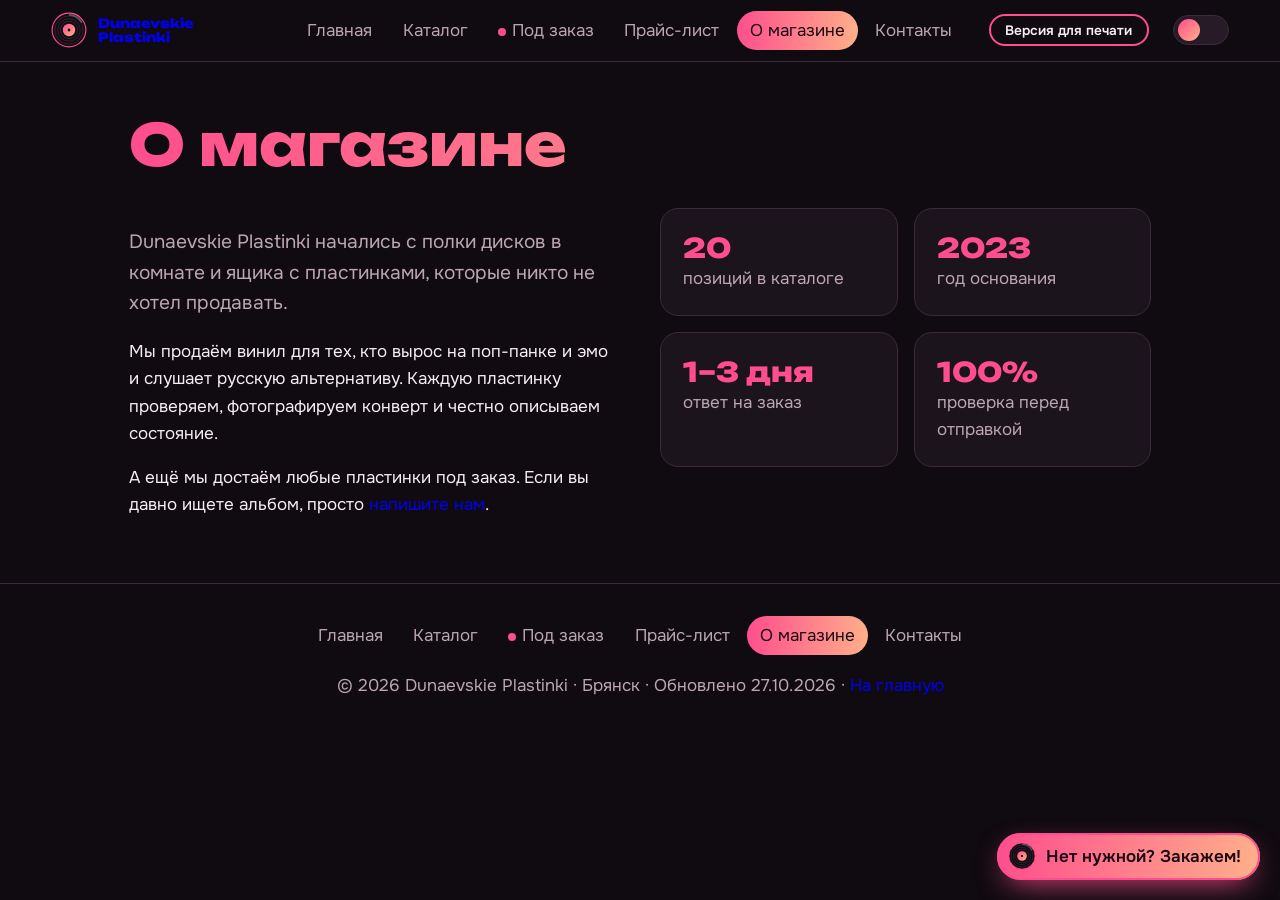
<file: about.html>
<!DOCTYPE html>
<html lang="ru">
<head>
    <meta charset="UTF-8">
    <meta name="viewport" content="width=device-width, initial-scale=1.0">
    <title>О магазине · Dunaevskie Plastinki</title>
    <meta name="description" content="Магазин виниловых пластинок в Брянске. Поп-панк, эмо, русский рок и инди.">
    <link rel="icon" href="favicon.svg" type="image/svg+xml">
    <link rel="alternate icon" href="favicon.ico">
    <link rel="preconnect" href="https://fonts.googleapis.com">
    <link rel="preconnect" href="https://fonts.gstatic.com" crossorigin>
    <link href="https://fonts.googleapis.com/css2?family=Onest:wght@400;600&family=Unbounded:wght@500;800&display=swap" rel="stylesheet">
    <link rel="stylesheet" href="styles.css" id="main-style">
    <!-- jQuery (как в методичке) и общий скрипт сайта -->
    <script src="https://ajax.googleapis.com/ajax/libs/jquery/3.7.1/jquery.min.js"></script>
    <script src="script.js"></script>
</head>
<body>

    <header class="header">
        <a class="logo" href="index.html">
            <img class="logo-disc" src="favicon.svg" alt="Логотип" width="36" height="36">
            <span>Dunaevskie<br>Plastinki</span>
        </a>
        <nav aria-label="Главное меню">
            <ul class="menu">
                <li><a href="index.html">Главная</a></li>
                <li><a href="catalog.html">Каталог</a></li>
                <li class="hot"><a href="order.html">Под заказ</a></li>
                <li><a href="price.html">Прайс-лист</a></li>
                <li><a href="about.html" aria-current="page">О магазине</a></li>
                <li><a href="contacts.html">Контакты</a></li>
            </ul>
        </nav>
        <!-- Кнопка переключения на версию для печати -->
        <button type="button" class="print-btn" id="print-btn">Версия для печати</button>
        <div class="toggle" title="Сменить тему">
            <input type="checkbox" id="theme" aria-label="Светлая тема">
            <label for="theme"></label>
        </div>
    </header>

    <main>
        <section>
            <h1 class="grad">О магазине</h1>
            <div class="two">
                <div>
                    <p class="lead">Dunaevskie Plastinki начались с полки дисков в комнате и ящика с пластинками, которые никто не хотел продавать.</p>
                    <p>Мы продаём винил для тех, кто вырос на поп-панке и эмо и слушает русскую альтернативу. Каждую пластинку проверяем, фотографируем конверт и честно описываем состояние.</p>
                    <p>А ещё мы достаём любые пластинки под заказ. Если вы давно ищете альбом, просто <a href="order.html">напишите нам</a>.</p>
                </div>
                <div class="stats">
                    <div class="box"><strong>20</strong><span>позиций в каталоге</span></div>
                    <div class="box"><strong>2023</strong><span>год основания</span></div>
                    <div class="box"><strong>1–3 дня</strong><span>ответ на заказ</span></div>
                    <div class="box"><strong>100%</strong><span>проверка перед отправкой</span></div>
                </div>
            </div>
        </section>
    </main>

    <footer class="footer">
        <nav aria-label="Меню в подвале">
            <ul class="menu">
                <li><a href="index.html">Главная</a></li>
                <li><a href="catalog.html">Каталог</a></li>
                <li class="hot"><a href="order.html">Под заказ</a></li>
                <li><a href="price.html">Прайс-лист</a></li>
                <li><a href="about.html" aria-current="page">О магазине</a></li>
                <li><a href="contacts.html">Контакты</a></li>
            </ul>
        </nav>
        <p>© 2026 Dunaevskie Plastinki · Брянск · Обновлено 27.10.2026 · <a href="index.html">На главную</a></p>
    </footer>

    <a class="fab" href="order.html">
        <img src="favicon.svg" alt="Иконка заказа" width="28" height="28">
        <span>Нет нужной? Закажем!</span>
    </a>

</body>
</html>
</file>
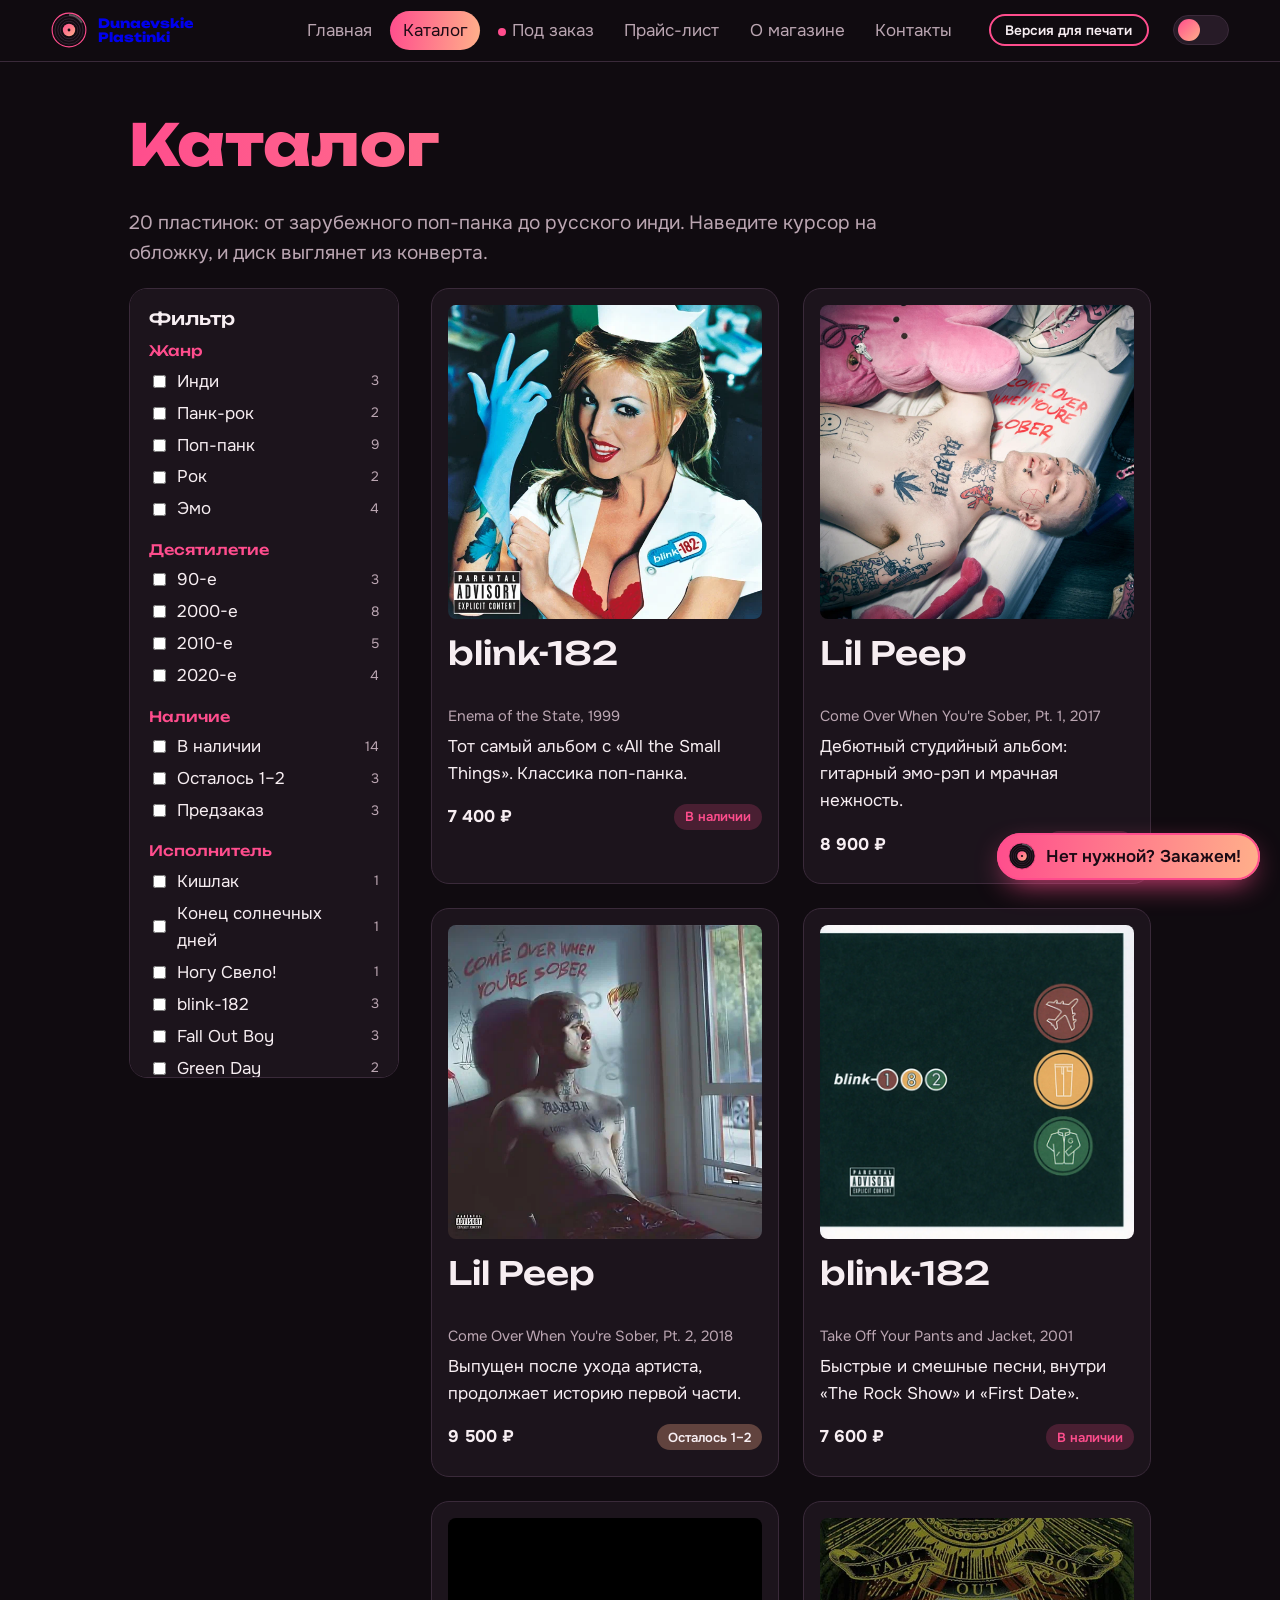
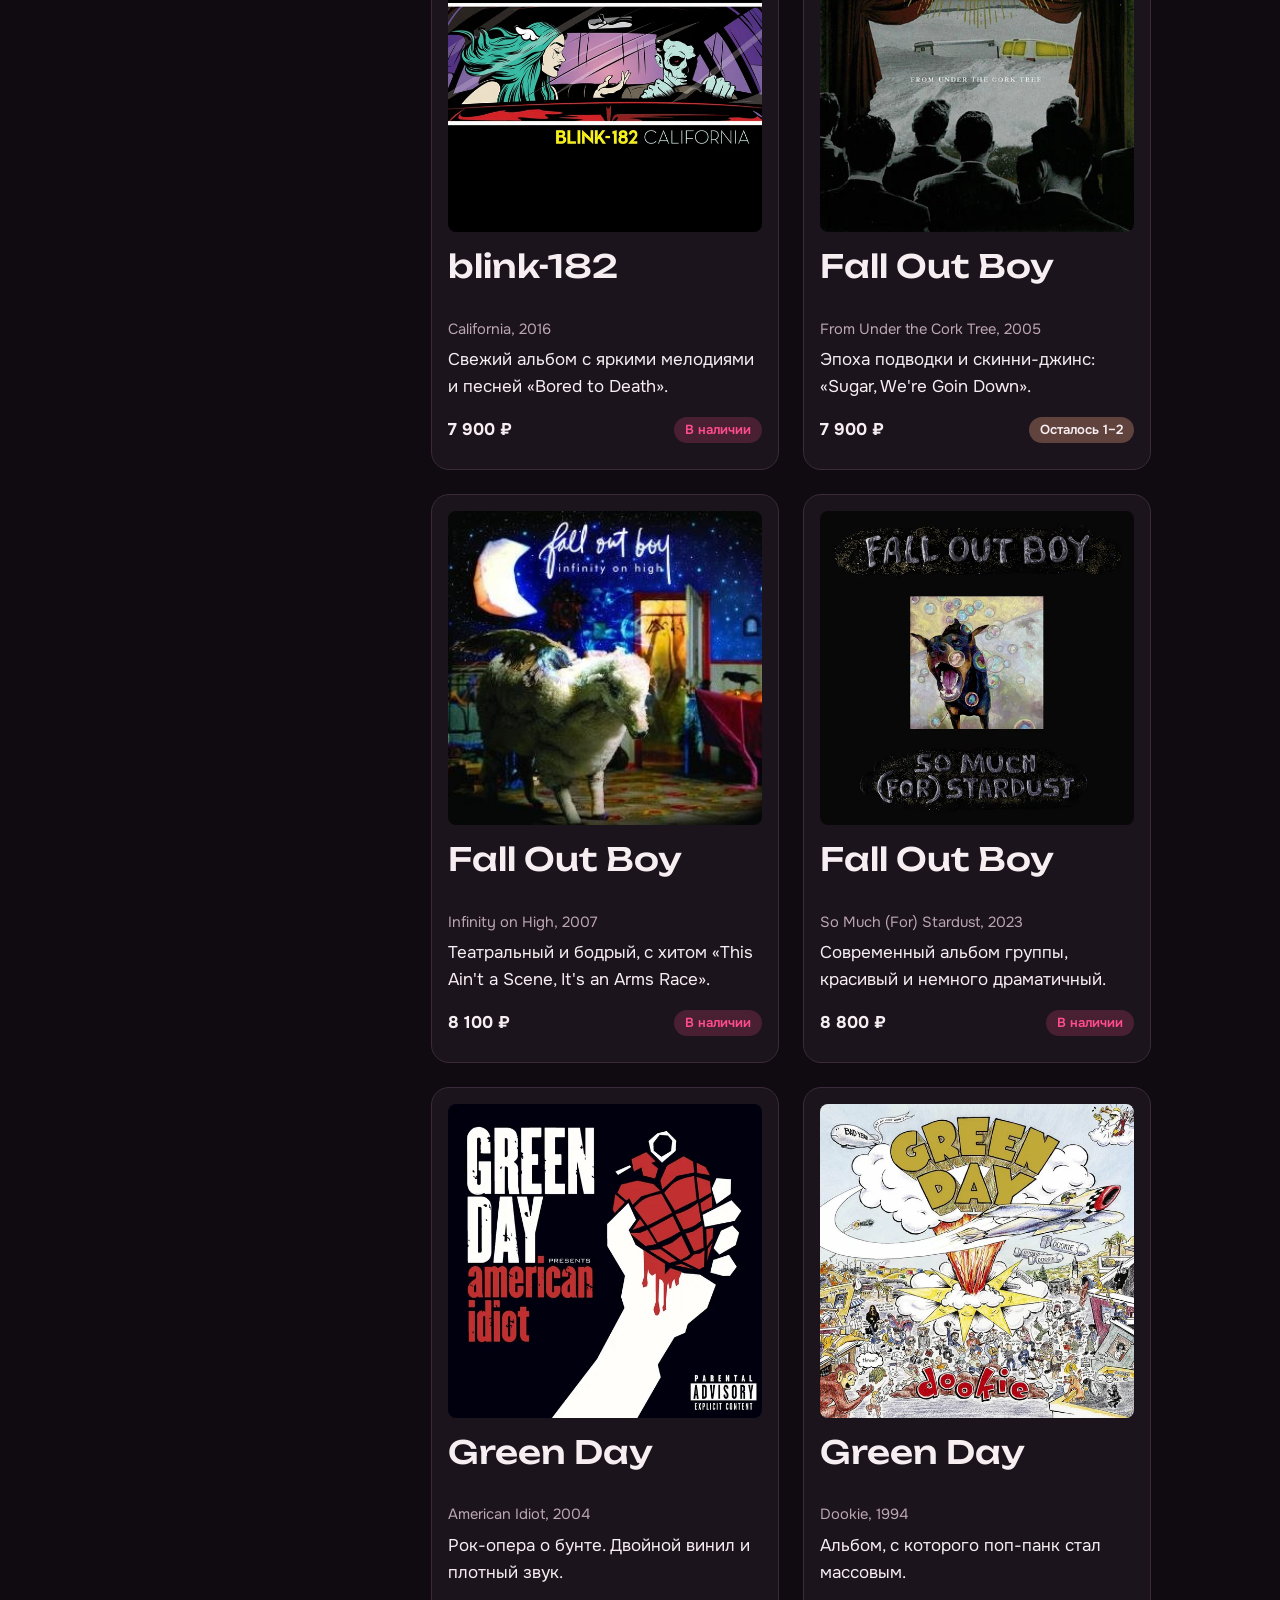
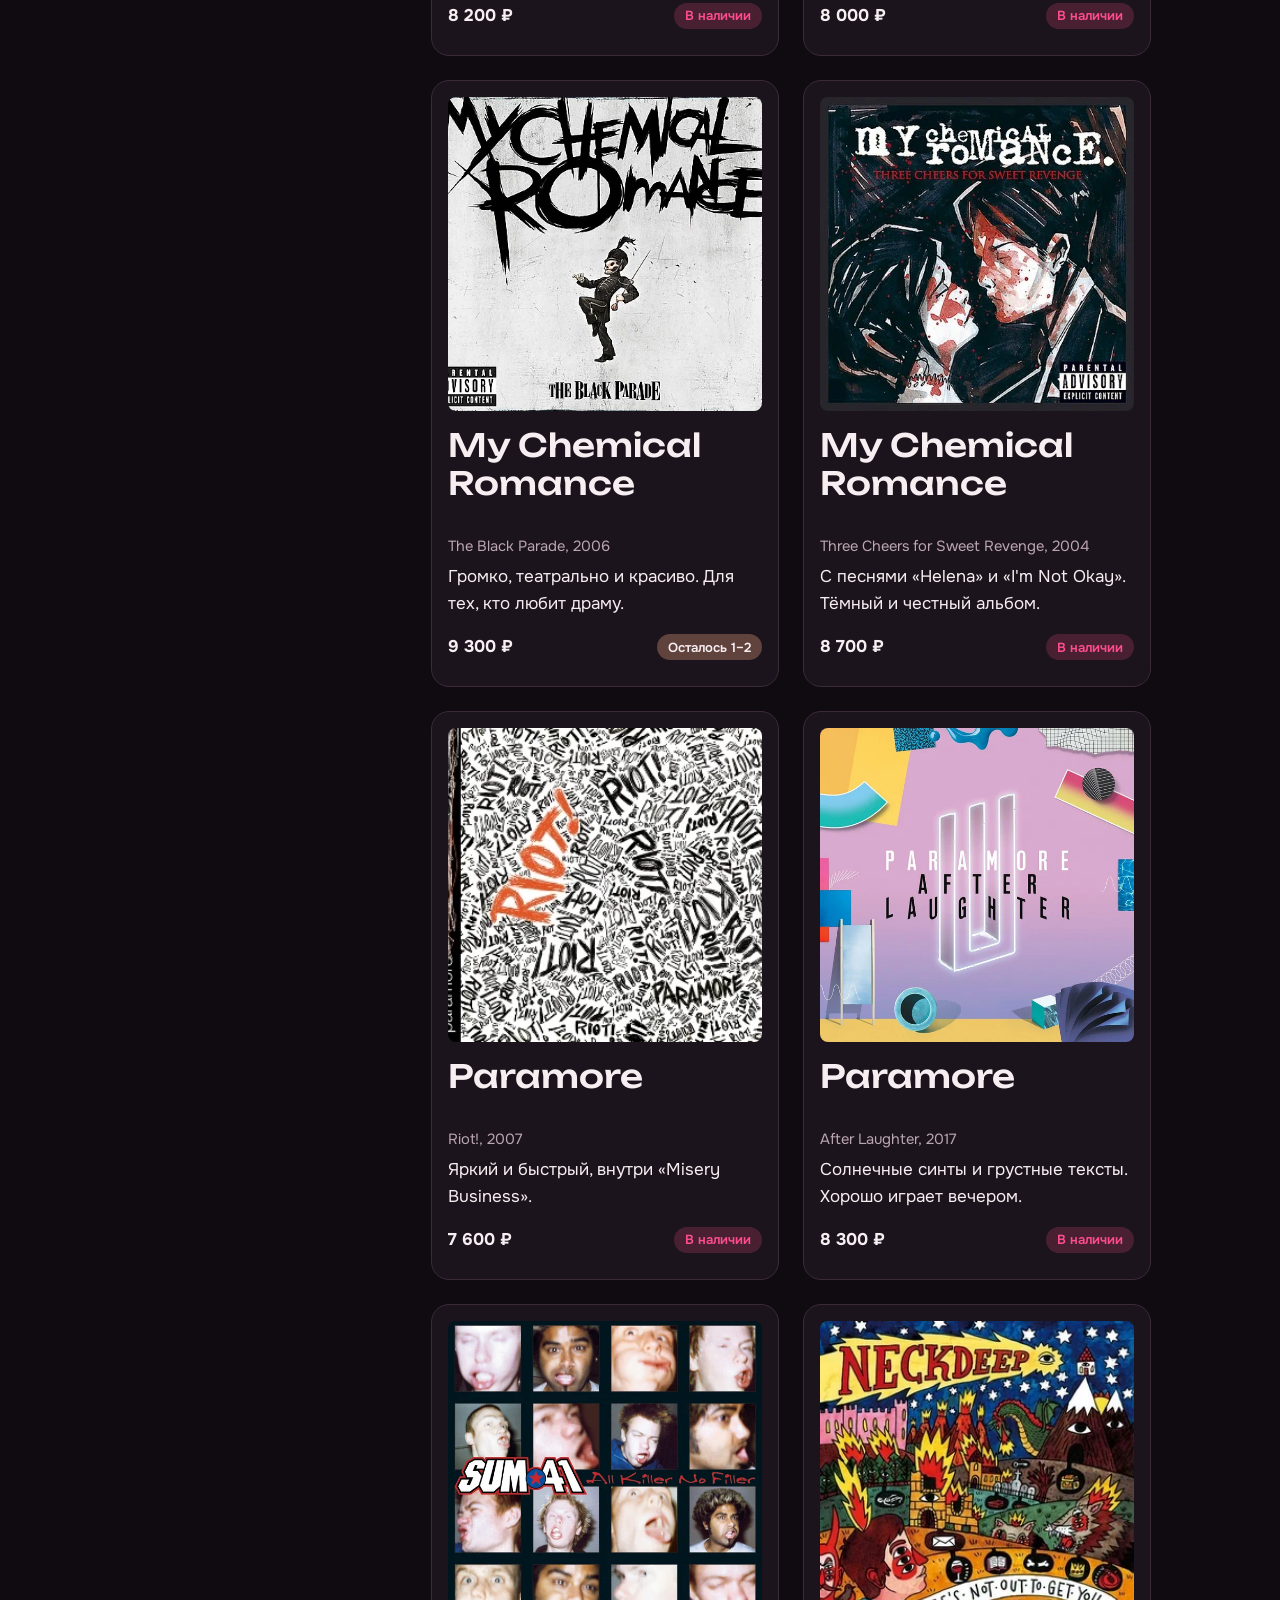
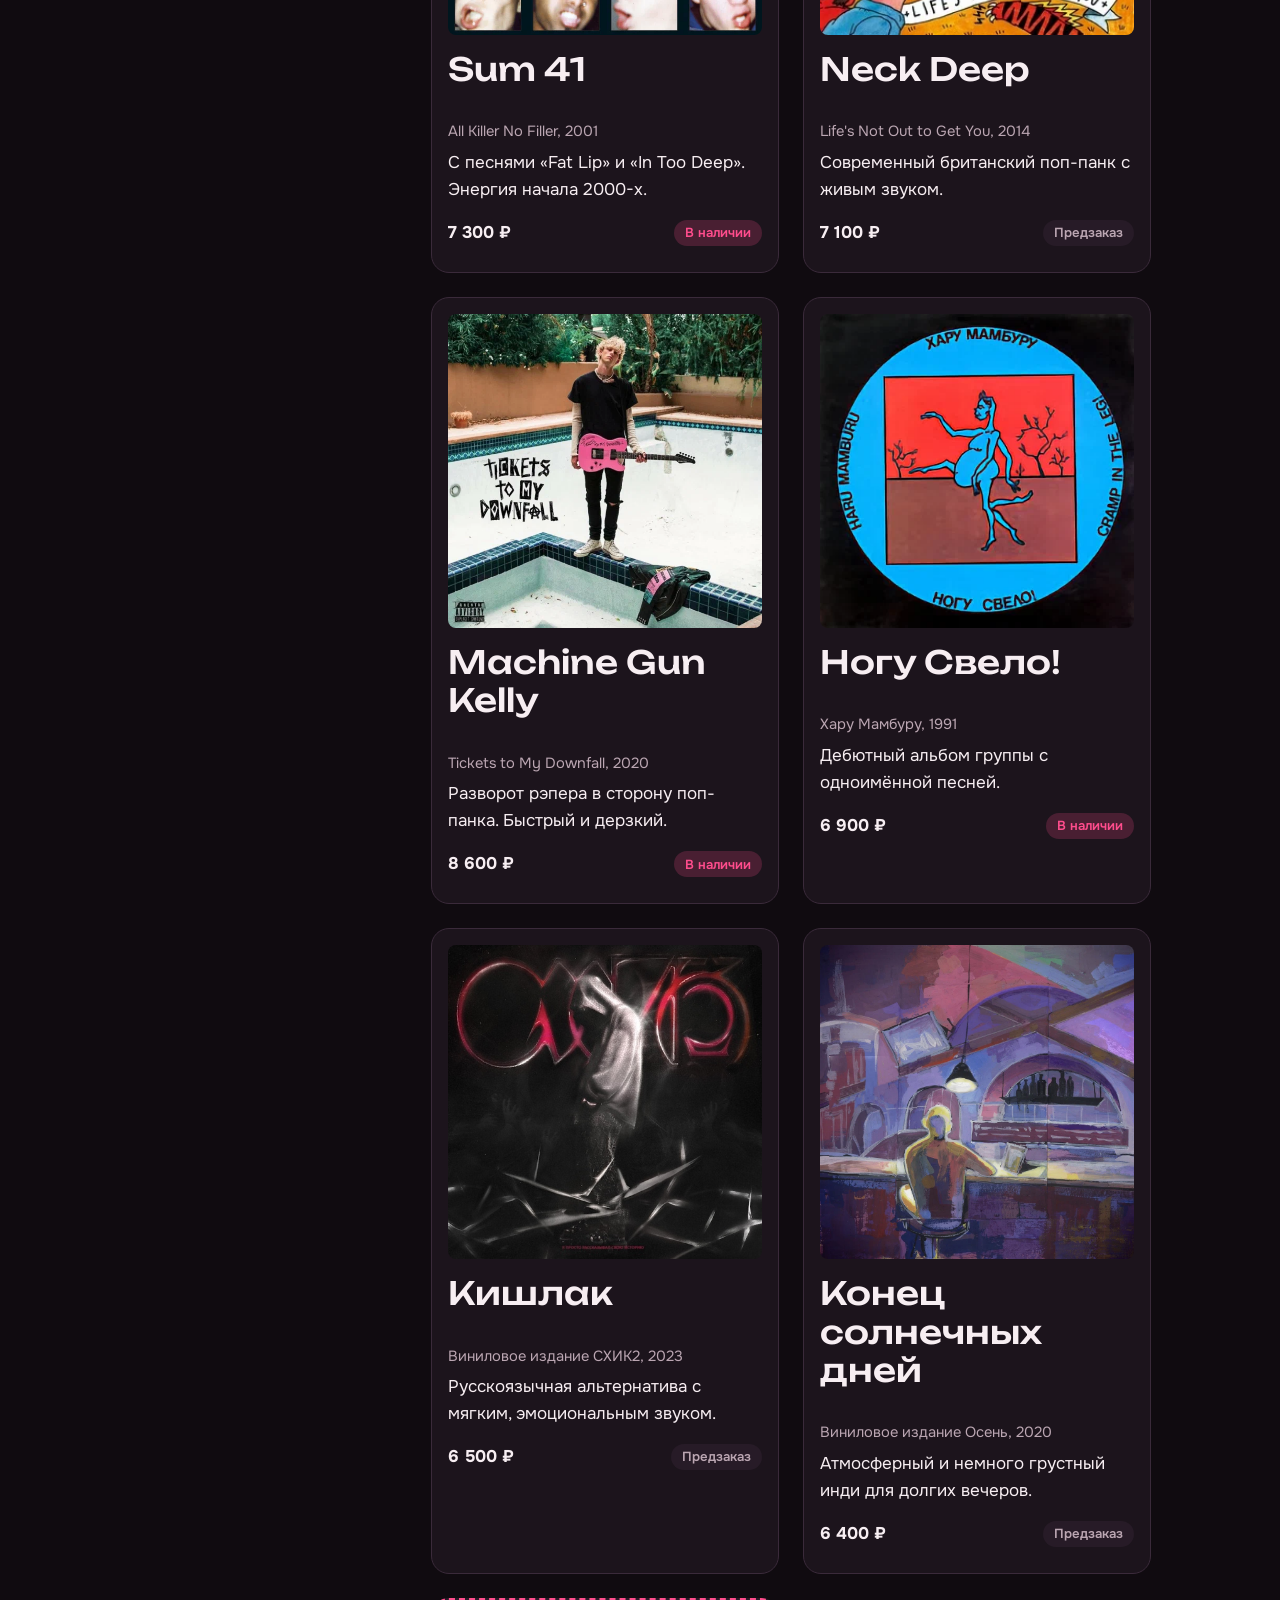
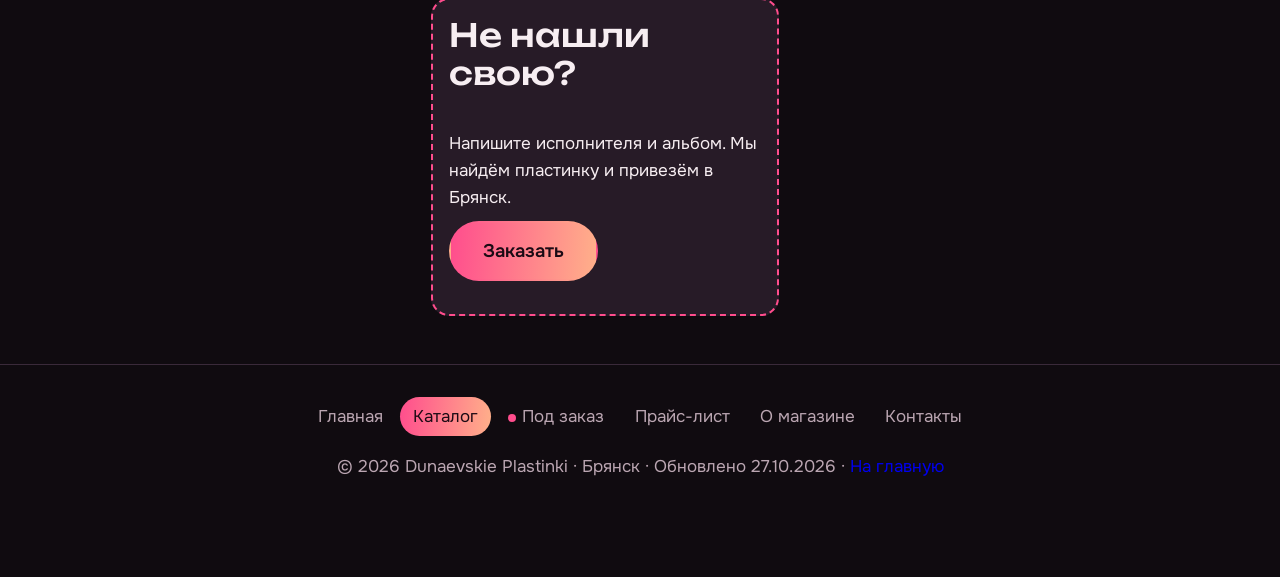
<file: catalog.html>
<!DOCTYPE html>
<html lang="ru">
<head>
    <meta charset="UTF-8">
    <meta name="viewport" content="width=device-width, initial-scale=1.0">
    <title>Каталог — Dunaevskie Plastinki</title>
    <meta name="description" content="Магазин виниловых пластинок в Брянске. Поп-панк, эмо, рок и инди. Достанем любую пластинку под заказ.">
    <link rel="icon" href="favicon.svg" type="image/svg+xml">
    <link rel="alternate icon" href="favicon.ico">
    <link rel="preconnect" href="https://fonts.googleapis.com">
    <link rel="preconnect" href="https://fonts.gstatic.com" crossorigin>
    <link href="https://fonts.googleapis.com/css2?family=Onest:wght@400;600&family=Unbounded:wght@500;800&display=swap" rel="stylesheet">
    <!-- Переименовал в styles.css, как требует лаба -->
    <link rel="stylesheet" href="styles.css" id="main-style">
    <!-- jQuery (как в методичке) и общий скрипт сайта -->
    <script src="https://ajax.googleapis.com/ajax/libs/jquery/3.7.1/jquery.min.js"></script>
    <script src="script.js"></script>
</head>
<body>

    <header class="header">
        <a class="logo" href="index.html">
            <!-- Добавил alt для картинки, так как это ссылка -->
            <img class="logo-disc" src="favicon.svg" alt="Логотип" width="36" height="36">
            <span>Dunaevskie<br>Plastinki</span>
        </a>
        <nav aria-label="Главное меню">
            <ul class="menu">
                <li><a href="index.html">Главная</a></li>
                <li><a href="catalog.html" aria-current="page">Каталог</a></li>
                <li class="hot"><a href="order.html">Под заказ</a></li>
                <li><a href="price.html">Прайс-лист</a></li>
                <li><a href="about.html">О магазине</a></li>
                <li><a href="contacts.html">Контакты</a></li>
            </ul>
        </nav>
        <!-- Кнопка переключения на версию для печати -->
        <button type="button" class="print-btn" id="print-btn">Версия для печати</button>
        <!-- Переключатель темки (чистый CSS) -->
        <div class="toggle" title="Сменить тему">
            <input type="checkbox" id="theme" aria-label="Светлая тема">
            <label for="theme"></label>
        </div>
    </header>

    <main>
        <section>
            <h1 class="grad">Каталог</h1>
            <p class="lead">20 пластинок: от зарубежного поп-панка до русского инди. Наведите курсор на обложку, и диск выглянет из конверта.</p>
            
            <div class="catalog-layout">

                <!-- Блок фильтра: чекбоксы создаёт script.js -->
                <aside class="filters" aria-label="Фильтр пластинок">
                    <h2>Фильтр</h2>
                    <div id="filters"></div>
                    <p class="found">Найдено: <strong id="found-count">0</strong> из <span id="total-count">0</span></p>
                    <button type="button" class="btn ghost" id="reset-filters">Сбросить</button>
                </aside>

                <div>
                    <p class="empty" id="empty-message" style="display: none;">По таким условиям ничего нет. Сбросьте часть галочек или <a href="order.html">закажите пластинку</a>.</p>
                    <div class="grid" id="elements">
                        <article class="card"
                                 data-artist="blink-182"
                                 data-genre="Поп-панк"
                                 data-decade="90-е"
                                 data-status="В наличии">
                            <div class="cover-img">
                                <img src="images/blink182.webp" alt="blink-182 — Enema of the State">
                            </div>
                            <h2>blink-182</h2>
                            <p class="album">Enema of the State, 1999</p>
                            <p>Тот самый альбом с «All the Small Things». Классика поп-панка.</p>
                            <p class="buy">
                                <strong>7 400 ₽</strong>
                                <span class="tag in">В наличии</span>
                            </p>
                        </article>

                        <article class="card"
                                 data-artist="Lil Peep"
                                 data-genre="Эмо"
                                 data-decade="2010-е"
                                 data-status="В наличии">
                            <div class="cover-img">
                                <img src="images/Lil_Peep1.webp" alt="Lil Peep — Come Over When You're Sober, Pt. 1">
                            </div>
                            <h2>Lil Peep</h2>
                            <p class="album">Come Over When You're Sober, Pt. 1, 2017</p>
                            <p>Дебютный студийный альбом: гитарный эмо-рэп и мрачная нежность.</p>
                            <p class="buy">
                                <strong>8 900 ₽</strong>
                                <span class="tag in">В наличии</span>
                            </p>
                        </article>

                        <article class="card"
                                 data-artist="Lil Peep"
                                 data-genre="Эмо"
                                 data-decade="2010-е"
                                 data-status="Осталось 1–2">
                            <div class="cover-img">
                                <img src="images/lilpeep2.webp" alt="Lil Peep — Come Over When You're Sober, Pt. 2">
                            </div>
                            <h2>Lil Peep</h2>
                            <p class="album">Come Over When You're Sober, Pt. 2, 2018</p>
                            <p>Выпущен после ухода артиста, продолжает историю первой части.</p>
                            <p class="buy">
                                <strong>9 500 ₽</strong>
                                <span class="tag few">Осталось 1–2</span>
                            </p>
                        </article>

                        <article class="card"
                                 data-artist="blink-182"
                                 data-genre="Поп-панк"
                                 data-decade="2000-е"
                                 data-status="В наличии">
                            <div class="cover-img">
                                <img src="images/orig.webp" alt="blink-182 — Take Off Your Pants and Jacket">
                            </div>
                            <h2>blink-182</h2>
                            <p class="album">Take Off Your Pants and Jacket, 2001</p>
                            <p>Быстрые и смешные песни, внутри «The Rock Show» и «First Date».</p>
                            <p class="buy">
                                <strong>7 600 ₽</strong>
                                <span class="tag in">В наличии</span>
                            </p>
                        </article>

                        <article class="card"
                                 data-artist="blink-182"
                                 data-genre="Поп-панк"
                                 data-decade="2010-е"
                                 data-status="В наличии">
                            <div class="cover-img">
                                <img src="images/hah.webp" alt="blink-182 — California">
                            </div>
                            <h2>blink-182</h2>
                            <p class="album">California, 2016</p>
                            <p>Свежий альбом с яркими мелодиями и песней «Bored to Death».</p>
                            <p class="buy">
                                <strong>7 900 ₽</strong>
                                <span class="tag in">В наличии</span>
                            </p>
                        </article>

                        <article class="card"
                                 data-artist="Fall Out Boy"
                                 data-genre="Поп-панк"
                                 data-decade="2000-е"
                                 data-status="Осталось 1–2">
                            <div class="cover-img">
                                <img src="images/haha.webp" alt="Fall Out Boy — From Under the Cork Tree">
                            </div>
                            <h2>Fall Out Boy</h2>
                            <p class="album">From Under the Cork Tree, 2005</p>
                            <p>Эпоха подводки и скинни-джинс: «Sugar, We're Goin Down».</p>
                            <p class="buy">
                                <strong>7 900 ₽</strong>
                                <span class="tag few">Осталось 1–2</span>
                            </p>
                        </article>

                        <article class="card"
                                 data-artist="Fall Out Boy"
                                 data-genre="Поп-панк"
                                 data-decade="2000-е"
                                 data-status="В наличии">
                            <div class="cover-img">
                                <img src="images/Fall_Out_Boy_-_Infinity_On_High.jpg" alt="Fall Out Boy — Infinity on High">
                            </div>
                            <h2>Fall Out Boy</h2>
                            <p class="album">Infinity on High, 2007</p>
                            <p>Театральный и бодрый, с хитом «This Ain't a Scene, It's an Arms Race».</p>
                            <p class="buy">
                                <strong>8 100 ₽</strong>
                                <span class="tag in">В наличии</span>
                            </p>
                        </article>

                        <article class="card"
                                 data-artist="Fall Out Boy"
                                 data-genre="Рок"
                                 data-decade="2020-е"
                                 data-status="В наличии">
                            <div class="cover-img">
                                <img src="images/hahah.webp" alt="Fall Out Boy — So Much (For) Stardust">
                            </div>
                            <h2>Fall Out Boy</h2>
                            <p class="album">So Much (For) Stardust, 2023</p>
                            <p>Современный альбом группы, красивый и немного драматичный.</p>
                            <p class="buy">
                                <strong>8 800 ₽</strong>
                                <span class="tag in">В наличии</span>
                            </p>
                        </article>

                        <article class="card"
                                 data-artist="Green Day"
                                 data-genre="Панк-рок"
                                 data-decade="2000-е"
                                 data-status="В наличии">
                            <div class="cover-img">
                                <img src="images/hahaha.webp" alt="Green Day — American Idiot">
                            </div>
                            <h2>Green Day</h2>
                            <p class="album">American Idiot, 2004</p>
                            <p>Рок-опера о бунте. Двойной винил и плотный звук.</p>
                            <p class="buy">
                                <strong>8 200 ₽</strong>
                                <span class="tag in">В наличии</span>
                            </p>
                        </article>

                        <article class="card"
                                 data-artist="Green Day"
                                 data-genre="Панк-рок"
                                 data-decade="90-е"
                                 data-status="В наличии">
                            <div class="cover-img">
                                <img src="images/hahahah.webp" alt="Green Day — Dookie">
                            </div>
                            <h2>Green Day</h2>
                            <p class="album">Dookie, 1994</p>
                            <p>Альбом, с которого поп-панк стал массовым.</p>
                            <p class="buy">
                                <strong>8 000 ₽</strong>
                                <span class="tag in">В наличии</span>
                            </p>
                        </article>

                        <article class="card"
                                 data-artist="My Chemical Romance"
                                 data-genre="Эмо"
                                 data-decade="2000-е"
                                 data-status="Осталось 1–2">
                            <div class="cover-img">
                                <img src="images/111.webp" alt="My Chemical Romance — The Black Parade">
                            </div>
                            <h2>My Chemical Romance</h2>
                            <p class="album">The Black Parade, 2006</p>
                            <p>Громко, театрально и красиво. Для тех, кто любит драму.</p>
                            <p class="buy">
                                <strong>9 300 ₽</strong>
                                <span class="tag few">Осталось 1–2</span>
                            </p>
                        </article>

                        <article class="card"
                                 data-artist="My Chemical Romance"
                                 data-genre="Эмо"
                                 data-decade="2000-е"
                                 data-status="В наличии">
                            <div class="cover-img">
                                <img src="images/222.webp" alt="My Chemical Romance — Three Cheers for Sweet Revenge">
                            </div>
                            <h2>My Chemical Romance</h2>
                            <p class="album">Three Cheers for Sweet Revenge, 2004</p>
                            <p>С песнями «Helena» и «I'm Not Okay». Тёмный и честный альбом.</p>
                            <p class="buy">
                                <strong>8 700 ₽</strong>
                                <span class="tag in">В наличии</span>
                            </p>
                        </article>

                        <article class="card"
                                 data-artist="Paramore"
                                 data-genre="Поп-панк"
                                 data-decade="2000-е"
                                 data-status="В наличии">
                            <div class="cover-img">
                                <img src="images/333.webp" alt="Paramore — Riot!">
                            </div>
                            <h2>Paramore</h2>
                            <p class="album">Riot!, 2007</p>
                            <p>Яркий и быстрый, внутри «Misery Business».</p>
                            <p class="buy">
                                <strong>7 600 ₽</strong>
                                <span class="tag in">В наличии</span>
                            </p>
                        </article>

                        <article class="card"
                                 data-artist="Paramore"
                                 data-genre="Инди"
                                 data-decade="2010-е"
                                 data-status="В наличии">
                            <div class="cover-img">
                                <img src="images/444.webp" alt="Paramore — After Laughter">
                            </div>
                            <h2>Paramore</h2>
                            <p class="album">After Laughter, 2017</p>
                            <p>Солнечные синты и грустные тексты. Хорошо играет вечером.</p>
                            <p class="buy">
                                <strong>8 300 ₽</strong>
                                <span class="tag in">В наличии</span>
                            </p>
                        </article>

                        <article class="card"
                                 data-artist="Sum 41"
                                 data-genre="Поп-панк"
                                 data-decade="2000-е"
                                 data-status="В наличии">
                            <div class="cover-img">
                                <img src="images/555.webp" alt="Sum 41 — All Killer No Filler">
                            </div>
                            <h2>Sum 41</h2>
                            <p class="album">All Killer No Filler, 2001</p>
                            <p>С песнями «Fat Lip» и «In Too Deep». Энергия начала 2000-х.</p>
                            <p class="buy">
                                <strong>7 300 ₽</strong>
                                <span class="tag in">В наличии</span>
                            </p>
                        </article>

                        <article class="card"
                                 data-artist="Neck Deep"
                                 data-genre="Поп-панк"
                                 data-decade="2010-е"
                                 data-status="Предзаказ">
                            <div class="cover-img">
                                <img src="images/777.webp" alt="Neck Deep — Life's Not Out to Get You">
                            </div>
                            <h2>Neck Deep</h2>
                            <p class="album">Life's Not Out to Get You, 2014</p>
                            <p>Современный британский поп-панк с живым звуком.</p>
                            <p class="buy">
                                <strong>7 100 ₽</strong>
                                <span class="tag pre">Предзаказ</span>
                            </p>
                        </article>

                        <article class="card"
                                 data-artist="Machine Gun Kelly"
                                 data-genre="Поп-панк"
                                 data-decade="2020-е"
                                 data-status="В наличии">
                            <div class="cover-img">
                                <img src="images/666.webp" alt="Machine Gun Kelly — Tickets to My Downfall">
                            </div>
                            <h2>Machine Gun Kelly</h2>
                            <p class="album">Tickets to My Downfall, 2020</p>
                            <p>Разворот рэпера в сторону поп-панка. Быстрый и дерзкий.</p>
                            <p class="buy">
                                <strong>8 600 ₽</strong>
                                <span class="tag in">В наличии</span>
                            </p>
                        </article>

                        <article class="card"
                                 data-artist="Ногу Свело!"
                                 data-genre="Рок"
                                 data-decade="90-е"
                                 data-status="В наличии">
                            <div class="cover-img">
                                <img src="images/888.webp" alt="Ногу Свело! — Хару Мамбуру">
                            </div>
                            <h2>Ногу Свело!</h2>
                            <p class="album">Хару Мамбуру, 1991</p>
                            <p>Дебютный альбом группы с одноимённой песней.</p>
                            <p class="buy">
                                <strong>6 900 ₽</strong>
                                <span class="tag in">В наличии</span>
                            </p>
                        </article>

                        <article class="card"
                                 data-artist="Кишлак"
                                 data-genre="Инди"
                                 data-decade="2020-е"
                                 data-status="Предзаказ">
                            <div class="cover-img">
                                <img src="images/kishlak_-_shik2.jpg" alt="Кишлак — Виниловое издание">
                            </div>
                            <h2>Кишлак</h2>
                            <p class="album">Виниловое издание СХИК2, 2023</p>
                            <p>Русскоязычная альтернатива с мягким, эмоциональным звуком.</p>
                            <p class="buy">
                                <strong>6 500 ₽</strong>
                                <span class="tag pre">Предзаказ</span>
                            </p>
                        </article>

                        <article class="card"
                                 data-artist="Конец солнечных дней"
                                 data-genre="Инди"
                                 data-decade="2020-е"
                                 data-status="Предзаказ">
                            <div class="cover-img">
                                <img src="images/осень.webp" alt="Конец солнечных дней — Виниловое издание">
                            </div>
                            <h2>Конец солнечных дней</h2>
                            <p class="album">Виниловое издание Осень, 2020</p>
                            <p>Атмосферный и немного грустный инди для долгих вечеров.</p>
                            <p class="buy">
                                <strong>6 400 ₽</strong>
                                <span class="tag pre">Предзаказ</span>
                            </p>
                        </article>

                        <!-- Плашка, если ничего не нашли -->
                        <article class="card card-order">
                            <h2>Не нашли свою?</h2>
                            <p>Напишите исполнителя и альбом. Мы найдём пластинку и привезём в Брянск.</p>
                            <p><a class="btn-big" href="order.html">Заказать</a></p>
                        </article>
                    </div>
                </div>
            </div>
        </section>
    </main>

    <footer class="footer">
        <nav aria-label="Меню в подвале">
            <ul class="menu">
                <li><a href="index.html">Главная</a></li>
                <li><a href="catalog.html" aria-current="page">Каталог</a></li>
                <li class="hot"><a href="order.html">Под заказ</a></li>
                <li><a href="price.html">Прайс-лист</a></li>
                <li><a href="about.html">О магазине</a></li>
                <li><a href="contacts.html">Контакты</a></li>
            </ul>
        </nav>
        <p>© 2026 Dunaevskie Plastinki · Брянск · Обновлено 27.10.2026 · <a href="index.html">На главную</a></p>
    </footer>

    <!-- Плавающая кнопка заказа -->
    <a class="fab" href="order.html">
        <img src="favicon.svg" alt="Иконка заказа" width="28" height="28">
        <span>Нет нужной? Закажем!</span>
    </a>

</body>
</html>
</file>
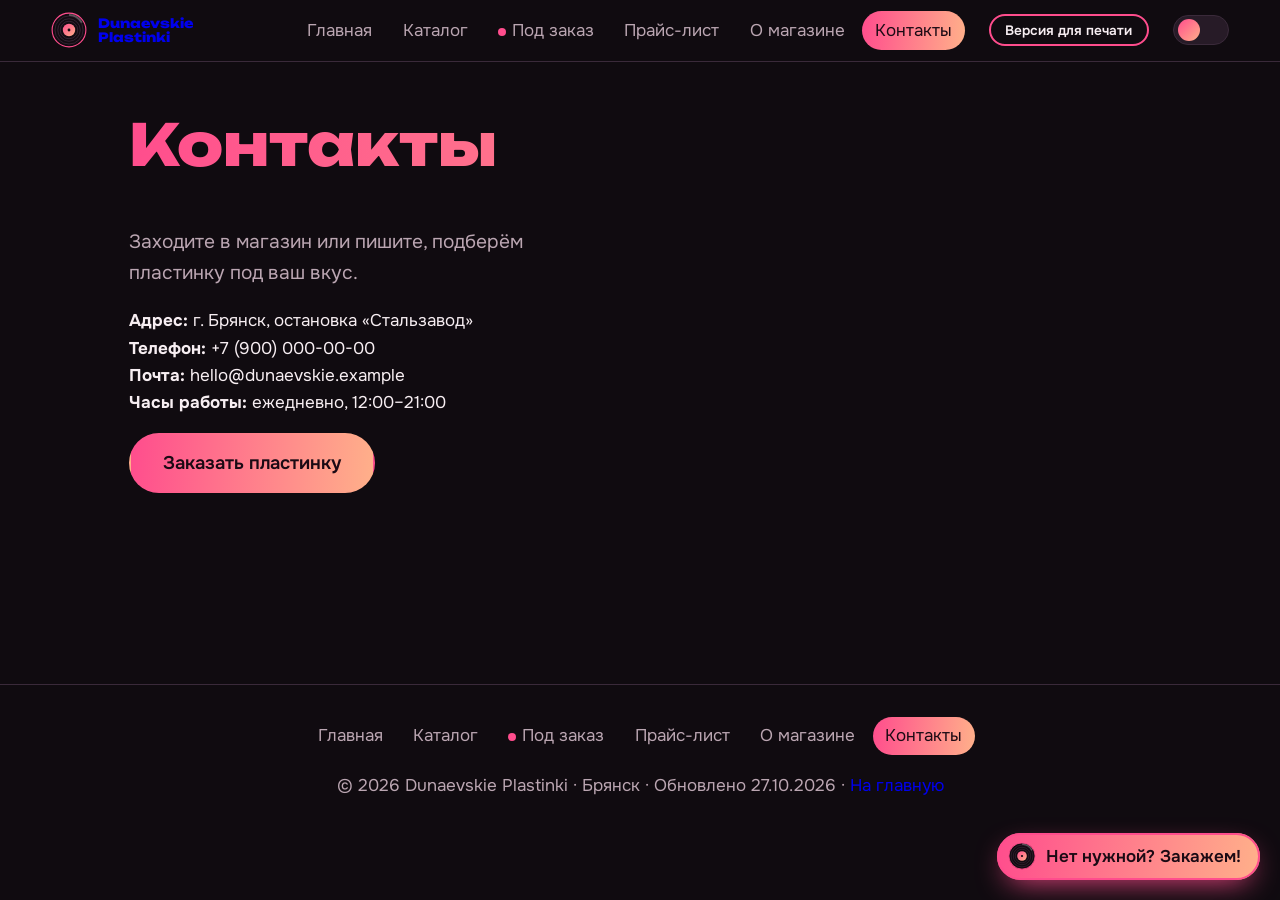
<file: contacts.html>
<!DOCTYPE html>
<html lang="ru">
<head>
    <meta charset="UTF-8">
    <meta name="viewport" content="width=device-width, initial-scale=1.0">
    <title>Контакты · Dunaevskie Plastinki</title>
    <meta name="description" content="Магазин виниловых пластинок в Брянске. Поп-панк, эмо, русский рок и инди.">
    <link rel="icon" href="favicon.svg" type="image/svg+xml">
    <link rel="alternate icon" href="favicon.ico">
    <link rel="preconnect" href="https://fonts.googleapis.com">
    <link rel="preconnect" href="https://fonts.gstatic.com" crossorigin>
    <link href="https://fonts.googleapis.com/css2?family=Onest:wght@400;600&family=Unbounded:wght@500;800&display=swap" rel="stylesheet">
    <link rel="stylesheet" href="styles.css" id="main-style">
    <!-- jQuery (как в методичке) и общий скрипт сайта -->
    <script src="https://ajax.googleapis.com/ajax/libs/jquery/3.7.1/jquery.min.js"></script>
    <script src="script.js"></script>
</head>
<body>

    <header class="header">
        <a class="logo" href="index.html">
            <img class="logo-disc" src="favicon.svg" alt="Логотип" width="36" height="36">
            <span>Dunaevskie<br>Plastinki</span>
        </a>
        <nav aria-label="Главное меню">
            <ul class="menu">
                <li><a href="index.html">Главная</a></li>
                <li><a href="catalog.html">Каталог</a></li>
                <li class="hot"><a href="order.html">Под заказ</a></li>
                <li><a href="price.html">Прайс-лист</a></li>
                <li><a href="about.html">О магазине</a></li>
                <li><a href="contacts.html" aria-current="page">Контакты</a></li>
            </ul>
        </nav>
        <!-- Кнопка переключения на версию для печати -->
        <button type="button" class="print-btn" id="print-btn">Версия для печати</button>
        <div class="toggle" title="Сменить тему">
            <input type="checkbox" id="theme" aria-label="Светлая тема">
            <label for="theme"></label>
        </div>
    </header>

    <main>
        <section>
            <h1 class="grad">Контакты</h1>
            <div class="two">
                <div>
                    <p class="lead">Заходите в магазин или пишите, подберём пластинку под ваш вкус.</p>
                    <p>
                        <strong>Адрес:</strong> г. Брянск, остановка «Стальзавод»<br>
                        <strong>Телефон:</strong> +7 (900) 000-00-00<br>
                        <strong>Почта:</strong> hello@dunaevskie.example<br>
                        <strong>Часы работы:</strong> ежедневно, 12:00–21:00
                    </p>
                    <p><a class="btn-big" href="order.html">Заказать пластинку</a></p>
                </div>
                <div class="map">
                    <iframe title="Карта проезда: Брянск, остановка Стальзавод" loading="lazy" src="https://yandex.ru/map-widget/v1/?mode=search&amp;text=%D0%91%D1%80%D1%8F%D0%BD%D1%81%D0%BA%2C%20%D0%BE%D1%81%D1%82%D0%B0%D0%BD%D0%BE%D0%B2%D0%BA%D0%B0%20%D0%A1%D1%82%D0%B0%D0%BB%D1%8C%D0%B7%D0%B0%D0%B2%D0%BE%D0%B4&amp;z=16"></iframe>
                </div>
            </div>
        </section>
    </main>

    <footer class="footer">
        <nav aria-label="Меню в подвале">
            <ul class="menu">
                <li><a href="index.html">Главная</a></li>
                <li><a href="catalog.html">Каталог</a></li>
                <li class="hot"><a href="order.html">Под заказ</a></li>
                <li><a href="price.html">Прайс-лист</a></li>
                <li><a href="about.html">О магазине</a></li>
                <li><a href="contacts.html" aria-current="page">Контакты</a></li>
            </ul>
        </nav>
        <p>© 2026 Dunaevskie Plastinki · Брянск · Обновлено 27.10.2026 · <a href="index.html">На главную</a></p>
    </footer>

    <a class="fab" href="order.html">
        <img src="favicon.svg" alt="Иконка заказа" width="28" height="28">
        <span>Нет нужной? Закажем!</span>
    </a>

</body>
</html>
</file>
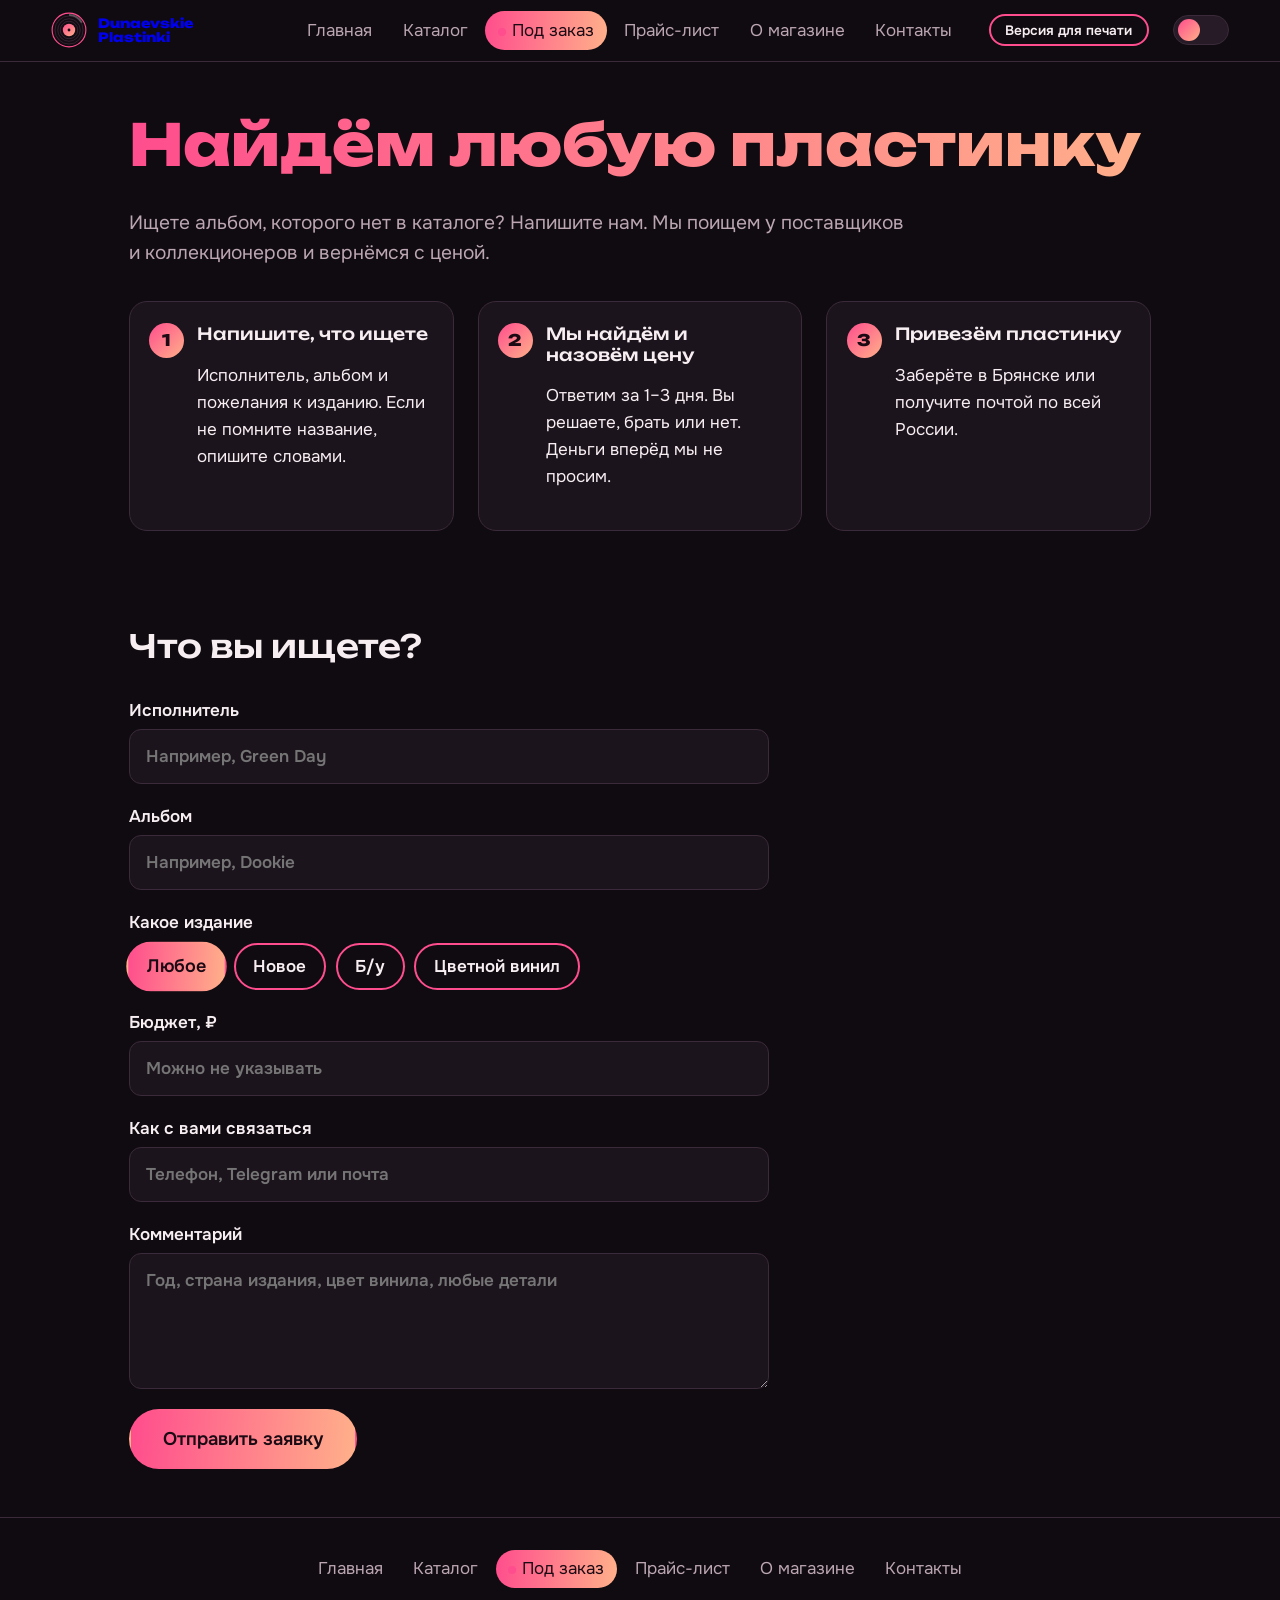
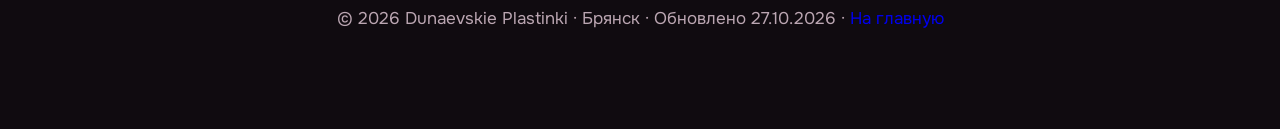
<file: order.html>
<!DOCTYPE html>
<html lang="ru">
<head>
    <meta charset="UTF-8">
    <meta name="viewport" content="width=device-width, initial-scale=1.0">
    <title>Пластинка под заказ · Dunaevskie Plastinki</title>
    <meta name="description" content="Магазин виниловых пластинок в Брянске. Достанем любую пластинку под заказ.">
    <link rel="icon" href="favicon.svg" type="image/svg+xml">
    <link rel="alternate icon" href="favicon.ico">
    <link rel="preconnect" href="https://fonts.googleapis.com">
    <link rel="preconnect" href="https://fonts.gstatic.com" crossorigin>
    <link href="https://fonts.googleapis.com/css2?family=Onest:wght@400;600&family=Unbounded:wght@500;800&display=swap" rel="stylesheet">
    <link rel="stylesheet" href="styles.css" id="main-style">
    <!-- jQuery (как в методичке) и общий скрипт сайта -->
    <script src="https://ajax.googleapis.com/ajax/libs/jquery/3.7.1/jquery.min.js"></script>
    <script src="script.js"></script>
</head>
<body>

    <header class="header">
        <a class="logo" href="index.html">
            <img class="logo-disc" src="favicon.svg" alt="Логотип" width="36" height="36">
            <span>Dunaevskie<br>Plastinki</span>
        </a>
        <nav aria-label="Главное меню">
            <ul class="menu">
                <li><a href="index.html">Главная</a></li>
                <li><a href="catalog.html">Каталог</a></li>
                <li class="hot"><a href="order.html" aria-current="page">Под заказ</a></li>
                <li><a href="price.html">Прайс-лист</a></li>
                <li><a href="about.html">О магазине</a></li>
                <li><a href="contacts.html">Контакты</a></li>
            </ul>
        </nav>
        <!-- Кнопка переключения на версию для печати -->
        <button type="button" class="print-btn" id="print-btn">Версия для печати</button>
        <div class="toggle" title="Сменить тему">
            <input type="checkbox" id="theme" aria-label="Светлая тема">
            <label for="theme"></label>
        </div>
    </header>

    <main>
        <section class="order">
            <h1 class="grad">Найдём любую пластинку</h1>
            <p class="lead">Ищете альбом, которого нет в каталоге? Напишите нам. Мы поищем у поставщиков и коллекционеров и вернёмся с ценой.</p>
            <ol class="steps" id="how">
                <li>
                    <h3>Напишите, что ищете</h3>
                    <p>Исполнитель, альбом и пожелания к изданию. Если не помните название, опишите словами.</p>
                </li>
                <li>
                    <h3>Мы найдём и назовём цену</h3>
                    <p>Ответим за 1–3 дня. Вы решаете, брать или нет. Деньги вперёд мы не просим.</p>
                </li>
                <li>
                    <h3>Привезём пластинку</h3>
                    <p>Заберёте в Брянске или получите почтой по всей России.</p>
                </li>
            </ol>
        </section>

        <section>
            <h2>Что вы ищете?</h2>
            <form class="order-form" action="#" method="post">
                <label>Исполнитель
                    <input type="text" name="artist" placeholder="Например, Green Day" required>
                </label>
                <label>Альбом
                    <input type="text" name="album" placeholder="Например, Dookie">
                </label>

                <fieldset class="chips">
                    <legend>Какое издание</legend>
                    <input type="radio" name="edition" id="e1" value="любое" checked>
                    <label for="e1">Любое</label>
                    <input type="radio" name="edition" id="e2" value="новое">
                    <label for="e2">Новое</label>
                    <input type="radio" name="edition" id="e3" value="б/у">
                    <label for="e3">Б/у</label>
                    <input type="radio" name="edition" id="e4" value="цветной винил">
                    <label for="e4">Цветной винил</label>
                </fieldset>

                <label>Бюджет, ₽
                    <input type="text" name="budget" placeholder="Можно не указывать">
                </label>
                <label>Как с вами связаться
                    <input type="text" name="contact" placeholder="Телефон, Telegram или почта" required>
                </label>
                <label>Комментарий
                    <textarea name="comment" rows="4" placeholder="Год, страна издания, цвет винила, любые детали"></textarea>
                </label>

                <button class="btn-big" type="submit">Отправить заявку</button>
            </form>
        </section>
    </main>

    <footer class="footer">
        <nav aria-label="Меню в подвале">
            <ul class="menu">
                <li><a href="index.html">Главная</a></li>
                <li><a href="catalog.html">Каталог</a></li>
                <li class="hot"><a href="order.html" aria-current="page">Под заказ</a></li>
                <li><a href="price.html">Прайс-лист</a></li>
                <li><a href="about.html">О магазине</a></li>
                <li><a href="contacts.html">Контакты</a></li>
            </ul>
        </nav>
        <p>© 2026 Dunaevskie Plastinki · Брянск · Обновлено 27.10.2026 · <a href="index.html">На главную</a></p>
    </footer>

</body>
</html>
</file>
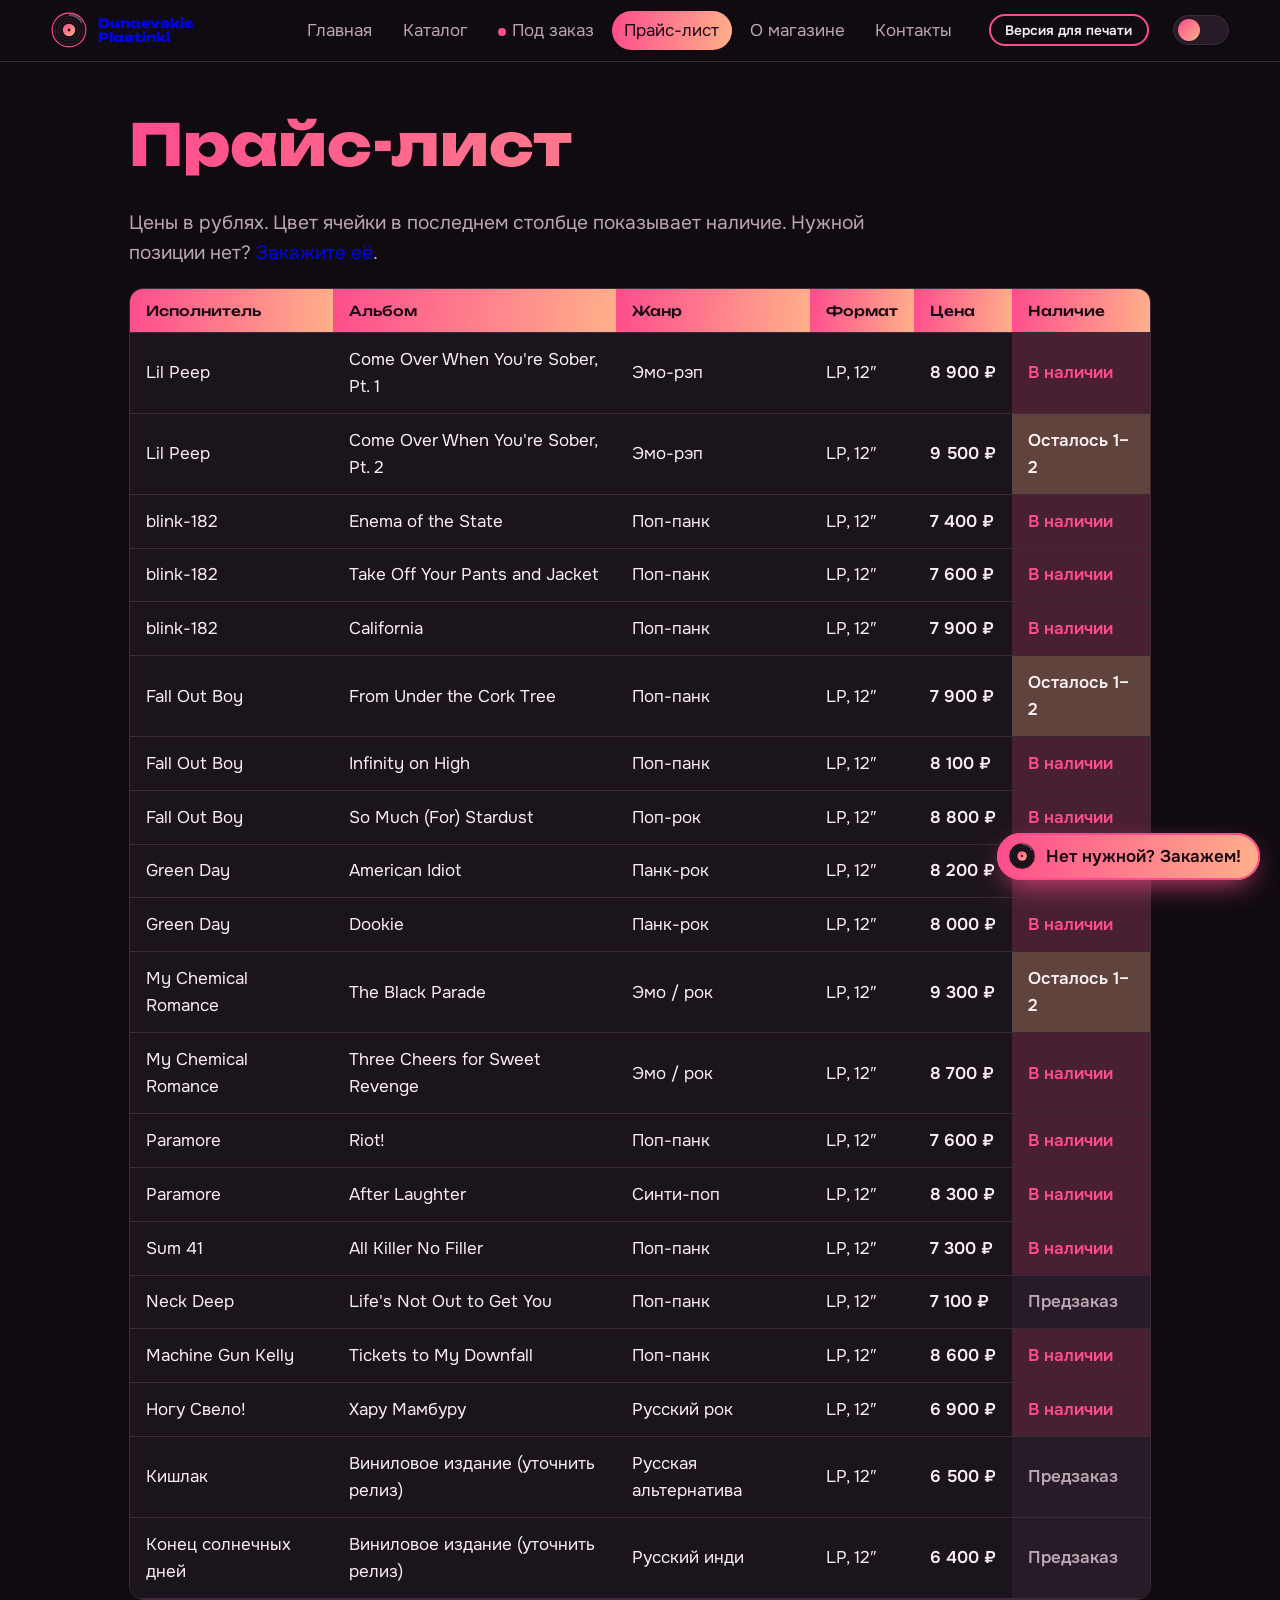
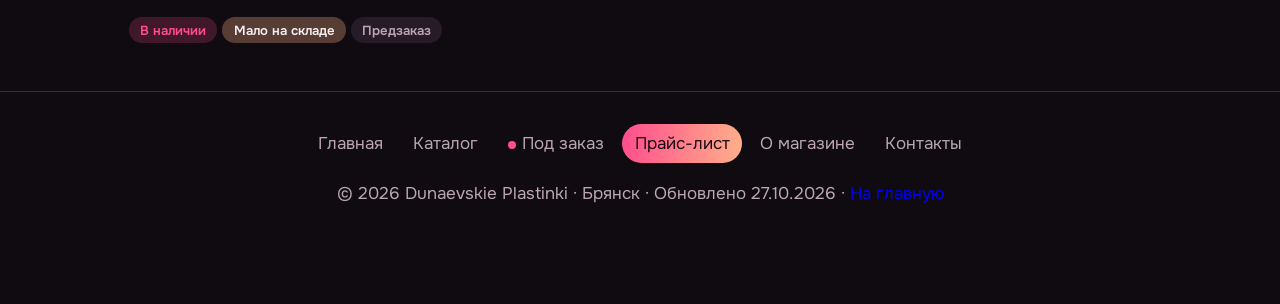
<file: price.html>
<!DOCTYPE html>
<html lang="ru">
<head>
    <meta charset="UTF-8">
    <meta name="viewport" content="width=device-width, initial-scale=1.0">
    <title>Прайс-лист · Dunaevskie Plastinki</title>
    <meta name="description" content="Магазин виниловых пластинок в Брянске. Поп-панк, эмо, русский рок и инди.">
    <link rel="icon" href="favicon.svg" type="image/svg+xml">
    <link rel="alternate icon" href="favicon.ico">
    <link rel="preconnect" href="https://fonts.googleapis.com">
    <link rel="preconnect" href="https://fonts.gstatic.com" crossorigin>
    <link href="https://fonts.googleapis.com/css2?family=Onest:wght@400;600&family=Unbounded:wght@500;800&display=swap" rel="stylesheet">
    <link rel="stylesheet" href="styles.css" id="main-style">
    <!-- jQuery (как в методичке) и общий скрипт сайта -->
    <script src="https://ajax.googleapis.com/ajax/libs/jquery/3.7.1/jquery.min.js"></script>
    <script src="script.js"></script>
</head>
<body>

    <header class="header">
        <a class="logo" href="index.html">
            <img class="logo-disc" src="favicon.svg" alt="Логотип" width="36" height="36">
            <span>Dunaevskie<br>Plastinki</span>
        </a>
        <nav aria-label="Главное меню">
            <ul class="menu">
                <li><a href="index.html">Главная</a></li>
                <li><a href="catalog.html">Каталог</a></li>
                <li class="hot"><a href="order.html">Под заказ</a></li>
                <li><a href="price.html" aria-current="page">Прайс-лист</a></li>
                <li><a href="about.html">О магазине</a></li>
                <li><a href="contacts.html">Контакты</a></li>
            </ul>
        </nav>
        <!-- Кнопка переключения на версию для печати -->
        <button type="button" class="print-btn" id="print-btn">Версия для печати</button>
        <div class="toggle" title="Сменить тему">
            <input type="checkbox" id="theme" aria-label="Светлая тема">
            <label for="theme"></label>
        </div>
    </header>

    <main>
        <section>
            <h1 class="grad">Прайс-лист</h1>
            <p class="lead">Цены в рублях. Цвет ячейки в последнем столбце показывает наличие. Нужной позиции нет? <a href="order.html">Закажите её</a>.</p>
            <div class="scroll">
                <table>
                    <thead>
                        <tr>
                            <th>Исполнитель</th>
                            <th>Альбом</th>
                            <th>Жанр</th>
                            <th>Формат</th>
                            <th>Цена</th>
                            <th>Наличие</th>
                        </tr>
                    </thead>
                    <tbody>
                        <tr>
                            <td>Lil Peep</td>
                            <td>Come Over When You're Sober, Pt. 1</td>
                            <td>Эмо-рэп</td>
                            <td>LP, 12″</td>
                            <td class="price">8 900 ₽</td>
                            <td class="in">В наличии</td>
                        </tr>
                        <tr>
                            <td>Lil Peep</td>
                            <td>Come Over When You're Sober, Pt. 2</td>
                            <td>Эмо-рэп</td>
                            <td>LP, 12″</td>
                            <td class="price">9 500 ₽</td>
                            <td class="few">Осталось 1–2</td>
                        </tr>
                        <tr>
                            <td>blink-182</td>
                            <td>Enema of the State</td>
                            <td>Поп-панк</td>
                            <td>LP, 12″</td>
                            <td class="price">7 400 ₽</td>
                            <td class="in">В наличии</td>
                        </tr>
                        <tr>
                            <td>blink-182</td>
                            <td>Take Off Your Pants and Jacket</td>
                            <td>Поп-панк</td>
                            <td>LP, 12″</td>
                            <td class="price">7 600 ₽</td>
                            <td class="in">В наличии</td>
                        </tr>
                        <tr>
                            <td>blink-182</td>
                            <td>California</td>
                            <td>Поп-панк</td>
                            <td>LP, 12″</td>
                            <td class="price">7 900 ₽</td>
                            <td class="in">В наличии</td>
                        </tr>
                        <tr>
                            <td>Fall Out Boy</td>
                            <td>From Under the Cork Tree</td>
                            <td>Поп-панк</td>
                            <td>LP, 12″</td>
                            <td class="price">7 900 ₽</td>
                            <td class="few">Осталось 1–2</td>
                        </tr>
                        <tr>
                            <td>Fall Out Boy</td>
                            <td>Infinity on High</td>
                            <td>Поп-панк</td>
                            <td>LP, 12″</td>
                            <td class="price">8 100 ₽</td>
                            <td class="in">В наличии</td>
                        </tr>
                        <tr>
                            <td>Fall Out Boy</td>
                            <td>So Much (For) Stardust</td>
                            <td>Поп-рок</td>
                            <td>LP, 12″</td>
                            <td class="price">8 800 ₽</td>
                            <td class="in">В наличии</td>
                        </tr>
                        <tr>
                            <td>Green Day</td>
                            <td>American Idiot</td>
                            <td>Панк-рок</td>
                            <td>LP, 12″</td>
                            <td class="price">8 200 ₽</td>
                            <td class="in">В наличии</td>
                        </tr>
                        <tr>
                            <td>Green Day</td>
                            <td>Dookie</td>
                            <td>Панк-рок</td>
                            <td>LP, 12″</td>
                            <td class="price">8 000 ₽</td>
                            <td class="in">В наличии</td>
                        </tr>
                        <tr>
                            <td>My Chemical Romance</td>
                            <td>The Black Parade</td>
                            <td>Эмо / рок</td>
                            <td>LP, 12″</td>
                            <td class="price">9 300 ₽</td>
                            <td class="few">Осталось 1–2</td>
                        </tr>
                        <tr>
                            <td>My Chemical Romance</td>
                            <td>Three Cheers for Sweet Revenge</td>
                            <td>Эмо / рок</td>
                            <td>LP, 12″</td>
                            <td class="price">8 700 ₽</td>
                            <td class="in">В наличии</td>
                        </tr>
                        <tr>
                            <td>Paramore</td>
                            <td>Riot!</td>
                            <td>Поп-панк</td>
                            <td>LP, 12″</td>
                            <td class="price">7 600 ₽</td>
                            <td class="in">В наличии</td>
                        </tr>
                        <tr>
                            <td>Paramore</td>
                            <td>After Laughter</td>
                            <td>Синти-поп</td>
                            <td>LP, 12″</td>
                            <td class="price">8 300 ₽</td>
                            <td class="in">В наличии</td>
                        </tr>
                        <tr>
                            <td>Sum 41</td>
                            <td>All Killer No Filler</td>
                            <td>Поп-панк</td>
                            <td>LP, 12″</td>
                            <td class="price">7 300 ₽</td>
                            <td class="in">В наличии</td>
                        </tr>
                        <tr>
                            <td>Neck Deep</td>
                            <td>Life's Not Out to Get You</td>
                            <td>Поп-панк</td>
                            <td>LP, 12″</td>
                            <td class="price">7 100 ₽</td>
                            <td class="pre">Предзаказ</td>
                        </tr>
                        <tr>
                            <td>Machine Gun Kelly</td>
                            <td>Tickets to My Downfall</td>
                            <td>Поп-панк</td>
                            <td>LP, 12″</td>
                            <td class="price">8 600 ₽</td>
                            <td class="in">В наличии</td>
                        </tr>
                        <tr>
                            <td>Ногу Свело!</td>
                            <td>Хару Мамбуру</td>
                            <td>Русский рок</td>
                            <td>LP, 12″</td>
                            <td class="price">6 900 ₽</td>
                            <td class="in">В наличии</td>
                        </tr>
                        <tr>
                            <td>Кишлак</td>
                            <td>Виниловое издание (уточнить релиз)</td>
                            <td>Русская альтернатива</td>
                            <td>LP, 12″</td>
                            <td class="price">6 500 ₽</td>
                            <td class="pre">Предзаказ</td>
                        </tr>
                        <tr>
                            <td>Конец солнечных дней</td>
                            <td>Виниловое издание (уточнить релиз)</td>
                            <td>Русский инди</td>
                            <td>LP, 12″</td>
                            <td class="price">6 400 ₽</td>
                            <td class="pre">Предзаказ</td>
                        </tr>
                    </tbody>
                </table>
            </div>
            <div class="legend">
                <span class="tag in">В наличии</span>
                <span class="tag few">Мало на складе</span>
                <span class="tag pre">Предзаказ</span>
            </div>
        </section>
    </main>

    <footer class="footer">
        <nav aria-label="Меню в подвале">
            <ul class="menu">
                <li><a href="index.html">Главная</a></li>
                <li><a href="catalog.html">Каталог</a></li>
                <li class="hot"><a href="order.html">Под заказ</a></li>
                <li><a href="price.html" aria-current="page">Прайс-лист</a></li>
                <li><a href="about.html">О магазине</a></li>
                <li><a href="contacts.html">Контакты</a></li>
            </ul>
        </nav>
        <p>© 2026 Dunaevskie Plastinki · Брянск · Обновлено 27.10.2026 · <a href="index.html">На главную</a></p>
    </footer>

    <a class="fab" href="order.html">
        <img src="favicon.svg" alt="Иконка заказа" width="28" height="28">
        <span>Нет нужной? Закажем!</span>
    </a>

</body>
</html>
</file>
<file: styles.css>
/* =====================================================
   Dunaevskie Plastinki — общие стили для всех страниц
   ===================================================== */

/* ---------- Цвета ---------- */
body {
  --bg: #100b10;
  --surface: #1c141c;
  --surface2: #271b27;
  --text: #f7eef2;
  --muted: #bba6b2;
  --pink: #ff4d8d;
  --peach: #ffb08a;
  --line: #3a2a3a;
  --ink: #1b0a14;
}

/* Светлая тема */
body:has(#theme:checked) {
  --bg: #fff3ec;
  --surface: #ffffff;
  --surface2: #ffe3d6;
  --text: #2b1420;
  --muted: #7a5a68;
  --pink: #d9246b;
  --peach: #ff8a5c;
  --line: #f0cfc0;
}

/* ---------- Основа ---------- */
* {
  box-sizing: border-box;
}

body {
  margin: 0;
  background-color: var(--bg);
  color: var(--text);
  font: 400 17px/1.6 Onest, Arial, sans-serif;
  transition: background-color 0.4s, color 0.4s;
}

h1, h2, h3 {
  font-family: Unbounded, Arial, sans-serif;
  line-height: 1.2;
}

h1 {
  font-size: clamp(2rem, 6vw, 3.6rem);
  font-weight: 800;
  margin: 0 0 0.5em;
}

h2 {
  font-size: clamp(1.4rem, 3vw, 2rem);
  font-weight: 500;
  margin: 0 0 1em;
}

h3 {
  font-size: 1.05rem;
  font-weight: 500;
  margin: 0.8em 0 0.2em;
}

main {
  max-width: 1150px;
  margin: 0 auto;
  padding: 0 5vw;
}

section {
  padding: 3rem 0;
}

.lead {
  font-size: 1.2rem;
  color: var(--muted);
  max-width: 60ch;
}

.grad {
  background: linear-gradient(95deg, var(--pink), var(--peach));
  -webkit-background-clip: text;
  background-clip: text;
  color: transparent;
}

:focus-visible {
  outline: 3px solid var(--peach);
  outline-offset: 3px;
}

/* ---------- Шапка ---------- */
.header {
  position: sticky;
  top: 0;
  z-index: 5;
  display: flex;
  align-items: center;
  gap: 1.5rem;
  padding: 0.7rem 4vw;
  background-color: var(--bg);
  border-bottom: 1px solid var(--line);
}

.logo {
  display: flex;
  align-items: center;
  gap: 0.7rem;
  text-decoration: none;
  font-family: Unbounded, Arial, sans-serif;
  font-weight: 800;
  font-size: 0.8rem;
  line-height: 1.15;
}

.logo-disc {
  animation: spin 6s linear infinite;
}

/* ---------- Меню ---------- */
.header nav {
  margin-left: auto;
}

.menu {
  display: flex;
  flex-wrap: wrap;
  gap: 0.3rem;
  margin: 0;
  padding: 0;
  list-style: none;
}

/* Стили для пунктов меню заданы ниже в блоке ссылок, чтобы не дублировать */

.menu .hot a {
  color: var(--text);
}

.menu .hot a::before {
  content: "";
  display: inline-block;
  width: 8px;
  height: 8px;
  margin-right: 6px;
  border-radius: 50%;
  background-color: var(--pink);
  animation: blink 1.2s ease-in-out infinite;
}

/* ---------- Переключатель темы ---------- */
.toggle {
  position: relative;
  width: 56px;
  height: 30px;
  flex: none;
}

.toggle input {
  position: absolute;
  top: 0;
  left: 0;
  width: 100%;
  height: 100%;
  margin: 0;
  z-index: 2;
  opacity: 0;
  cursor: pointer;
}

.toggle label {
  position: absolute;
  top: 0;
  right: 0;
  bottom: 0;
  left: 0;
  border-radius: 99px;
  background-color: var(--surface2);
  border: 1px solid var(--line);
}

.toggle label::after {
  content: "";
  position: absolute;
  top: 3px;
  left: 4px;
  width: 22px;
  height: 22px;
  border-radius: 50%;
  background: linear-gradient(135deg, var(--pink), var(--peach));
  transition: transform 0.35s cubic-bezier(0.5, 1.6, 0.5, 1);
}

.toggle input:checked + label::after {
  transform: translateX(24px);
}

.toggle input:focus-visible + label {
  outline: 3px solid var(--peach);
  outline-offset: 3px;
}

/* ---------- Кнопки ---------- */
.btn,
.btn-big,
.btn-line {
  position: relative;
  display: inline-block;
  overflow: hidden;
  padding: 0.75rem 1.4rem;
  border: 2px solid transparent;
  border-radius: 99px;
  font: 600 1rem Onest, Arial, sans-serif;
  text-decoration: none;
  cursor: pointer;
  transition: transform 0.2s, box-shadow 0.2s;
}

.btn,
.btn-big {
  background: linear-gradient(95deg, var(--pink), var(--peach));
  color: var(--ink);
}

.btn:hover,
.btn-big:hover {
  transform: translateY(-3px) rotate(-1deg);
  box-shadow: 0 10px 25px -8px var(--pink);
}

.btn:active,
.btn-big:active {
  transform: scale(0.94);
}

.btn.ghost {
  background: none;
  border-color: var(--pink);
  color: var(--text);
}

.btn-big {
  padding: 1rem 2rem;
  font-size: 1.15rem;
}

.btn-big::after {
  content: "";
  position: absolute;
  top: 0;
  left: -80%;
  width: 50%;
  height: 100%;
  background: linear-gradient(100deg, transparent, rgba(255, 255, 255, 0.7), transparent);
  transform: skewX(-20deg);
  animation: shine 3s ease-in-out infinite;
}

.btn-line {
  border-color: var(--ink);
  color: var(--ink);
}

.btn-line:hover {
  background-color: var(--ink);
  color: var(--peach);
  transform: translateY(-3px);
}

/* ---------- Первый экран ---------- */
.hero {
  display: grid;
  grid-template-columns: 1.1fr 0.9fr;
  gap: 2rem;
  align-items: center;
  min-height: 75vh;
}

.record-wrap {
  display: grid;
  place-items: center;
}

.record {
  position: relative;
  display: grid;
  place-items: center;
  width: min(80vw, 420px);
  aspect-ratio: 1;
  border-radius: 50%;
  background: repeating-radial-gradient(circle, #0b0709 0 3px, #1c1219 4px 5px);
  box-shadow: 0 30px 80px -20px var(--pink);
  animation: spin 8s linear infinite;
}

.record::before {
  content: "";
  position: absolute;
  top: 0;
  right: 0;
  bottom: 0;
  left: 0;
  border-radius: 50%;
  background: conic-gradient(transparent 0 20%, rgba(255, 255, 255, 0.18) 25%, transparent 30% 70%, rgba(255, 255, 255, 0.18) 75%, transparent 80%);
}

.record span {
  position: relative;
  display: grid;
  place-items: center;
  width: 34%;
  aspect-ratio: 1;
  border-radius: 50%;
  background: linear-gradient(135deg, var(--pink), var(--peach));
  color: var(--ink);
  font: 800 0.95rem/1.1 Unbounded, Arial, sans-serif;
  text-align: center;
}

.record span::after {
  content: "";
  position: absolute;
  width: 9%;
  aspect-ratio: 1;
  border-radius: 50%;
  background-color: #0b0709;
}

/* ---------- Бегущая строка ---------- */
.ticker {
  overflow: hidden;
  margin: 0 -5vw;
  padding: 0.9rem 0;
  border-top: 1px solid var(--line);
  border-bottom: 1px solid var(--line);
}

.ticker div {
  display: flex;
  width: max-content;
  animation: slide 30s linear infinite;
}

.ticker:hover div {
  animation-play-state: paused;
}

.ticker span {
  padding: 0 1.5rem;
  font: 800 1.4rem Unbounded, Arial, sans-serif;
  white-space: nowrap;
  color: transparent;
  -webkit-text-stroke: 1px var(--pink);
}

/* ---------- Блок «Закажи любую пластинку» ---------- */
.wanted {
  position: relative;
  overflow: hidden;
  margin: 3rem 0;
  padding: 3rem 2.5rem;
  border-radius: 28px;
  background: linear-gradient(120deg, var(--pink), var(--peach), #ff6f91, var(--pink));
  background-size: 300% 300%;
  color: var(--ink);
  animation: flow 8s ease infinite;
}

.wanted::before,
.wanted::after {
  content: "";
  position: absolute;
  border-radius: 50%;
  background: radial-gradient(circle, var(--peach) 0 14%, #0b0709 15% 100%);
  opacity: 0.85;
}

.wanted::before {
  top: -60px;
  right: -40px;
  width: 260px;
  height: 260px;
  animation: spin 7s linear infinite, float 5s ease-in-out infinite;
}

.wanted::after {
  right: 18%;
  bottom: -90px;
  width: 170px;
  height: 170px;
  animation: spin 5s linear infinite reverse, float 6s ease-in-out infinite reverse;
}

.wanted > * {
  position: relative;
  z-index: 1;
}

.wanted h2 {
  font-size: clamp(1.8rem, 5vw, 3rem);
  font-weight: 800;
  margin-bottom: 0.6em;
}

.wanted-line {
  margin: 0;
  font-weight: 600;
}

.rotator {
  height: 1.5em;
  overflow: hidden;
  margin-bottom: 1.5rem;
  font: 800 clamp(1.1rem, 3vw, 1.6rem)/1.5 Unbounded, Arial, sans-serif;
}

.rotator ul {
  margin: 0;
  padding: 0;
  list-style: none;
  animation: rotate 12s ease-in-out infinite;
}

.rotator li {
  height: 1.5em;
  white-space: nowrap;
}

.wanted-buttons {
  display: flex;
  flex-wrap: wrap;
  gap: 1rem;
}

.wanted .btn-big {
  background: var(--ink);
  color: var(--peach);
  animation: wiggle 4s ease-in-out infinite;
}

.quick {
  display: flex;
  flex-wrap: wrap;
  gap: 0.6rem;
  margin: 1.5rem 0 0;
  padding: 0;
  list-style: none;
}

.quick a {
  display: block;
  padding: 0.4rem 1rem;
  border: 2px solid var(--ink);
  border-radius: 99px;
  font-weight: 600;
  text-decoration: none;
  transition: transform 0.2s, background-color 0.2s, color 0.2s;
}

.quick a:hover {
  background-color: var(--ink);
  color: var(--peach);
  transform: translateY(-4px) rotate(-3deg);
}

/* ---------- Карточки ---------- */
.grid {
  display: grid;
  grid-template-columns: repeat(auto-fill, minmax(260px, 1fr));
  gap: 1.5rem;
}

.box,
.card {
  padding: 1.4rem;
  border: 1px solid var(--line);
  border-radius: 18px;
  background-color: var(--surface);
}

.card {
  padding: 1rem 1rem 1.3rem;
  transition: transform 0.3s, border-color 0.3s;
}

.card:hover {
  transform: translateY(-6px) rotate(-0.6deg);
  border-color: var(--pink);
}

.card p {
  margin: 0.3rem 0;
}

.album {
  color: var(--muted);
  font-size: 0.92rem;
}

.cover {
  position: relative;
  z-index: 1;
  display: flex;
  align-items: flex-end;
  aspect-ratio: 1;
  margin-right: 18%;
  padding: 0.8rem;
  border-radius: 10px;
  background: linear-gradient(145deg, var(--c1), var(--c2));
  color: #fff;
  font: 800 1.1rem/1.1 Unbounded, Arial, sans-serif;
  transition: transform 0.4s;
}

.cover span {
  text-shadow: 0 2px 10px rgba(0, 0, 0, 0.5);
}

.cover::after {
  content: "";
  position: absolute;
  z-index: -1;
  top: 6%;
  right: -24%;
  width: 88%;
  aspect-ratio: 1;
  border-radius: 50%;
  background: radial-gradient(circle, var(--c1) 0 12%, #0b0709 13% 100%);
  transform: translateX(-6%);
  transition: transform 0.45s;
}

.card:hover .cover {
  transform: translateX(-6px);
}

.card:hover .cover::after {
  transform: translateX(14%) rotate(180deg);
}

.buy {
  display: flex;
  justify-content: space-between;
  align-items: center;
  margin-top: 1rem !important;
}

.card-order {
  display: flex;
  flex-direction: column;
  justify-content: center;
  border: 2px dashed var(--pink);
  background: var(--surface2);
  animation: pulse-border 2s ease-in-out infinite;
}

/* ---------- Статусы наличия ---------- */
.tag {
  display: inline-block;
  padding: 0.15rem 0.7rem;
  border-radius: 99px;
  font-size: 0.82rem;
  font-weight: 600;
}

.in {
  background-color: rgba(255, 77, 141, 0.2);
  color: var(--pink);
}

.few {
  background-color: rgba(255, 176, 138, 0.3);
  color: var(--text);
}

.pre {
  background-color: var(--surface2);
  color: var(--muted);
}

/* ---------- О магазине ---------- */
.two {
  display: grid;
  grid-template-columns: 1fr 1fr;
  gap: 2.5rem;
  align-items: start;
}

.stats {
  display: grid;
  grid-template-columns: 1fr 1fr;
  gap: 1rem;
}

.stats strong {
  display: block;
  font: 800 1.7rem Unbounded, Arial, sans-serif;
  color: var(--pink);
}

.stats span {
  color: var(--muted);
}

/* ---------- Прайс-лист ---------- */
.scroll {
  overflow-x: auto;
  border: 1px solid var(--line);
  border-radius: 14px;
}

table {
  width: 100%;
  min-width: 700px;
  border-collapse: collapse;
  background-color: var(--surface);
}

th {
  background: linear-gradient(95deg, var(--pink), var(--peach));
  color: var(--ink);
  font: 500 0.85rem Unbounded, Arial, sans-serif;
  text-align: left;
}

th,
td {
  padding: 0.8rem 1rem;
  border-bottom: 1px solid var(--line);
}

tbody tr:hover {
  background-color: var(--surface2);
}

td.price {
  font-weight: 600;
  white-space: nowrap;
}

td.in,
td.few,
td.pre {
  font-weight: 600;
}

.legend {
  margin-top: 1rem;
}

/* ---------- Страница заказа ---------- */
.steps {
  display: grid;
  grid-template-columns: repeat(auto-fit, minmax(240px, 1fr));
  gap: 1.5rem;
  margin: 2rem 0 0;
  padding: 0;
  list-style: none;
  counter-reset: step;
}

.steps li {
  position: relative;
  padding: 1.4rem 1.4rem 1.4rem 4.2rem;
  border: 1px solid var(--line);
  border-radius: 18px;
  background-color: var(--surface);
  counter-increment: step;
  transition: transform 0.3s;
}

.steps li:hover {
  transform: translateY(-5px);
}

.steps li::before {
  content: counter(step);
  position: absolute;
  top: 1.3rem;
  left: 1.2rem;
  display: grid;
  place-items: center;
  width: 2.2rem;
  height: 2.2rem;
  border-radius: 50%;
  background: linear-gradient(135deg, var(--pink), var(--peach));
  color: var(--ink);
  font: 800 1rem Unbounded, Arial, sans-serif;
}

.steps h3 {
  margin-top: 0;
}

.order-form {
  display: grid;
  gap: 1.2rem;
  max-width: 640px;
}

label {
  display: grid;
  gap: 0.3rem;
  font-weight: 600;
}

input[type="text"],
textarea {
  padding: 0.8rem 1rem;
  border: 1px solid var(--line);
  border-radius: 12px;
  background-color: var(--surface);
  color: var(--text);
  font: inherit;
  transition: border-color 0.2s, box-shadow 0.2s;
}

input[type="text"]:focus,
textarea:focus {
  outline: none;
  border-color: var(--pink);
  box-shadow: 0 0 0 4px rgba(255, 77, 141, 0.25);
}

.chips {
  display: flex;
  flex-wrap: wrap;
  gap: 0.6rem;
  margin: 0;
  padding: 0;
  border: 0;
}

.chips legend {
  margin-bottom: 0.4rem;
  padding: 0;
  font-weight: 600;
}

.chips input {
  position: absolute;
  opacity: 0;
}

.chips label {
  padding: 0.5rem 1.1rem;
  border: 2px solid var(--pink);
  border-radius: 99px;
  cursor: pointer;
  transition: transform 0.2s, background-color 0.2s;
}

.chips label:hover {
  transform: translateY(-3px) rotate(-2deg);
}

.chips input:checked + label {
  background: linear-gradient(95deg, var(--pink), var(--peach));
  border-color: transparent;
  color: var(--ink);
  transform: scale(1.06);
}

.chips input:focus-visible + label {
  outline: 3px solid var(--peach);
  outline-offset: 3px;
}

.order-form .btn-big {
  justify-self: start;
}

/* ---------- Карта ---------- */
.map iframe {
  width: 100%;
  height: 420px;
  border: 0;
  border-radius: 18px;
}

body:not(:has(#theme:checked)) .map iframe {
  filter: invert(0.92) hue-rotate(180deg) saturate(0.7);
}

/* ---------- Плавающая кнопка заказа ---------- */
.fab {
  position: fixed;
  right: 20px;
  bottom: 20px;
  z-index: 10;
  display: flex;
  align-items: center;
  gap: 0.6rem;
  padding: 0.6rem 1.2rem 0.6rem 0.7rem;
  border-radius: 99px;
  background: linear-gradient(95deg, var(--pink), var(--peach));
  color: var(--ink);
  font-weight: 600;
  text-decoration: none;
  box-shadow: 0 10px 30px -10px var(--pink);
  animation: bounce 3s ease-in-out infinite;
}

.fab img {
  animation: spin 3s linear infinite;
}

.fab::before {
  content: "";
  position: absolute;
  top: 0;
  right: 0;
  bottom: 0;
  left: 0;
  border-radius: 99px;
  border: 2px solid var(--pink);
  animation: ring 2s ease-out infinite;
}

.fab:hover {
  animation-play-state: paused;
  transform: scale(1.08);
}

/* ---------- Подвал ---------- */
.footer {
  padding: 2rem 5vw 5rem;
  border-top: 1px solid var(--line);
  color: var(--muted);
  text-align: center;
}

.footer .menu {
  justify-content: center;
}

/* ---------- Анимации ---------- */
@keyframes spin {
  to { transform: rotate(360deg); }
}

@keyframes slide {
  to { transform: translateX(-50%); }
}

@keyframes blink {
  50% { opacity: 0.2; }
}

@keyframes flow {
  0%, 100% { background-position: 0% 50%; }
  50% { background-position: 100% 50%; }
}

@keyframes float {
  50% { margin-top: 20px; }
}

@keyframes rotate {
  0%, 20% { transform: translateY(0); }
  25%, 45% { transform: translateY(-1.5em); }
  50%, 70% { transform: translateY(-3em); }
  75%, 95% { transform: translateY(-4.5em); }
  100% { transform: translateY(-6em); }
}

@keyframes shine {
  0%, 60% { left: -80%; }
  100% { left: 130%; }
}

@keyframes wiggle {
  0%, 85%, 100% { transform: rotate(0); }
  88% { transform: rotate(-3deg); }
  92% { transform: rotate(3deg); }
  96% { transform: rotate(-2deg); }
}

@keyframes bounce {
  50% { transform: translateY(-8px); }
}

@keyframes ring {
  0% { transform: scale(1); opacity: 0.8; }
  100% { transform: scale(1.35, 1.8); opacity: 0; }
}

@keyframes pulse-border {
  50% { border-color: var(--peach); }
}

/* ---------- Стили для обложек (картинок) ---------- */
.cover-img {
  width: 100%;
  aspect-ratio: 1 / 1;
  overflow: hidden;
  border-radius: 8px;
  margin-bottom: 15px;
}

.cover-img img {
  width: 100%;
  height: 100%;
  object-fit: cover;
  transition: transform 0.3s ease;
}

.card:hover .cover-img img {
  transform: scale(1.05);
}

/* ---------- АДАПТИВНОСТЬ (Телефоны и планшеты) ---------- */
@media (max-width: 820px) {
  .hero,
  .two {
    grid-template-columns: 1fr;
  }

  .hero {
    min-height: 0;
    padding-top: 2rem;
  }

  .header {
    flex-wrap: wrap;
    gap: 0.6rem;
  }

  .header nav {
    order: 3;
    width: 100%;
    margin: 0;
  }

  .wanted {
    padding: 2rem 1.4rem;
  }

  .fab span {
    display: none;
  }

  .fab {
    padding: 0.7rem;
  }
}

/* Если у человека отключены анимации в системе */
@media (prefers-reduced-motion: reduce) {
  * {
    animation: none !important;
    transition: none !important;
  }
}

/* =====================================================
   СОСТОЯНИЯ ССЫЛОК (требование лабы №2)
   ===================================================== */

/* 1. Обычная ссылка */
a:link {
  text-decoration: none;
  transition: color 0.25s ease;
}

/* 2. Посещенная ссылка (чтобы не становилась стандартной фиолетовой) */
a:visited {
  color: inherit; 
}

/* 3. При наведении */
a:hover {
  color: var(--pink);
}

/* 4. Активная (в момент клика) */
a:active {
  color: var(--peach);
}

/* --- Настройка ссылок в верхнем меню --- */
.menu a:link,
.menu a:visited {
  color: var(--muted);
  display: block;
  padding: 0.35rem 0.8rem;
  border-radius: 99px;
}

.menu a:hover,
.menu a[aria-current] {
  color: var(--ink);
  background: linear-gradient(95deg, var(--pink), var(--peach));
}

.menu a:active {
  transform: scale(0.95);
}
/* =====================================================
   ЛАБОРАТОРНАЯ №3: кнопка печати и фильтр каталога
   ===================================================== */

/* ---------- Кнопка «Версия для печати» ---------- */
.print-btn {
  flex: none;
  padding: 0.35rem 0.9rem;
  border: 2px solid var(--pink);
  border-radius: 99px;
  background: none;
  color: var(--text);
  font: 600 0.85rem Onest, Arial, sans-serif;
  cursor: pointer;
  transition: transform 0.2s, background 0.2s;
}

.print-btn:hover {
  background: linear-gradient(95deg, var(--pink), var(--peach));
  color: var(--ink);
  transform: translateY(-2px);
}

/* ---------- Каталог: фильтр слева, карточки справа ---------- */
.catalog-layout {
  display: grid;
  grid-template-columns: 270px 1fr;
  gap: 2rem;
  align-items: start;
}

.filters {
  position: sticky;
  top: 90px;
  max-height: calc(100vh - 110px);
  overflow-y: auto;
  padding: 1.2rem;
  border: 1px solid var(--line);
  border-radius: 18px;
  background-color: var(--surface);
}

.filters h2 {
  margin: 0 0 0.8rem;
  font-size: 1.1rem;
}

.filter-group {
  margin: 0 0 1rem;
  padding: 0;
  border: 0;
}

.filter-group legend {
  margin-bottom: 0.3rem;
  padding: 0;
  font: 500 0.9rem Unbounded, Arial, sans-serif;
  color: var(--pink);
}

/* Одна строка фильтра: галочка, название, количество */
.filter-item {
  display: flex;
  align-items: center;
  gap: 0.5rem;
  padding: 0.15rem 0;
  font-weight: 400;
  cursor: pointer;
  transition: opacity 0.25s;
}

.filter-item input {
  accent-color: var(--pink);
}

.filter-item .count {
  margin-left: auto;
  color: var(--muted);
  font-size: 0.85rem;
}

/* «Умный» фильтр: недоступная галочка серая */
.filter-item.disabled {
  opacity: 0.35;
  cursor: not-allowed;
}

.found {
  margin: 0.5rem 0;
}

.empty {
  padding: 2rem 0;
  color: var(--muted);
  text-align: center;
}

@media (max-width: 820px) {
  .catalog-layout {
    grid-template-columns: 1fr;
  }

  .filters {
    position: static;
    max-height: none;
  }
}


/* =====================================================
   ЛАБОРАТОРНАЯ №4: вход, регистрация, личный кабинет
   ===================================================== */

/* ---------- Кнопки входа в шапке ---------- */
.auth {
  display: flex;
  align-items: center;
  gap: 0.5rem;
  flex: none;
}

.auth form {
  margin: 0;
}

.btn-small {
  padding: 0.35rem 0.9rem;
  border: 2px solid var(--pink);
  border-radius: 99px;
  background: none;
  color: var(--text);
  font: 600 0.85rem Onest, Arial, sans-serif;
  cursor: pointer;
  transition: transform 0.2s, background 0.2s;
}

.btn-small:hover {
  background: linear-gradient(95deg, var(--pink), var(--peach));
  color: var(--ink);
  transform: translateY(-2px);
}

.btn-fill {
  background: linear-gradient(95deg, var(--pink), var(--peach));
  color: var(--ink);
}

.auth-user {
  display: flex;
  align-items: center;
  gap: 0.5rem;
  max-width: 190px;
  text-decoration: none;
}

.auth-user span {
  overflow: hidden;
  font-weight: 600;
  text-overflow: ellipsis;
  white-space: nowrap;
}

/* ---------- Аватары ---------- */
.avatar {
  display: inline-block;
  flex: none;
  width: 40px;
  height: 40px;
  border-radius: 50%;
  object-fit: cover;
}

.avatar-sm {
  width: 32px;
  height: 32px;
}

.avatar-lg {
  width: 110px;
  height: 110px;
}

/* Если аватара нет: круг с первой буквой имени */
.avatar-empty {
  display: inline-grid;
  place-items: center;
  background: linear-gradient(135deg, var(--pink), var(--peach));
  color: var(--ink);
  font: 800 1rem Unbounded, Arial, sans-serif;
}

.avatar-lg.avatar-empty {
  font-size: 2.6rem;
}

/* ---------- Всплывающее окно ---------- */
body.modal-open {
  overflow: hidden;
}

.modal {
  position: fixed;
  top: 0;
  right: 0;
  bottom: 0;
  left: 0;
  z-index: 50;
  display: none;
  place-items: center;
  padding: 1rem;
  background: rgba(14, 6, 14, 0.78);
  backdrop-filter: blur(8px);
}

.modal.open {
  display: grid;
  animation: fade-in 0.25s;
}

.modal-box {
  position: relative;
  width: 100%;
  max-width: 440px;
  max-height: 94vh;
  overflow-y: auto;
  padding: 2rem 1.8rem 1.6rem;
  border: 1px solid var(--line);
  border-radius: 28px;
  background: var(--surface);
  box-shadow: 0 30px 90px -20px var(--pink);
  animation: pop-in 0.4s cubic-bezier(0.3, 1.4, 0.5, 1);
}

/* Цветная полоса сверху окна */
.modal-box::before {
  content: "";
  position: absolute;
  top: 0;
  right: 0;
  left: 0;
  height: 6px;
  background: linear-gradient(95deg, var(--pink), var(--peach), var(--pink));
  background-size: 200% 100%;
  animation: flow 4s linear infinite;
}

.modal-close {
  position: absolute;
  top: 0.8rem;
  right: 1rem;
  border: 0;
  background: none;
  color: var(--muted);
  font-size: 2rem;
  line-height: 1;
  cursor: pointer;
  transition: color 0.2s, transform 0.2s;
}

.modal-close:hover {
  color: var(--pink);
  transform: rotate(90deg);
}

.modal-head {
  margin-bottom: 1.2rem;
  text-align: center;
}

.modal-badge {
  display: inline-grid;
  place-items: center;
  width: 70px;
  height: 70px;
  border-radius: 50%;
  background: var(--surface2);
  box-shadow: 0 0 0 6px rgba(255, 77, 141, 0.15);
}

.modal-badge img {
  animation: spin 6s linear infinite;
}

.modal-head h2 {
  margin: 0.8rem 0 0.2rem;
  font-size: 1.4rem;
}

.modal-head p {
  margin: 0;
  color: var(--muted);
  font-size: 0.95rem;
}

.modal-tabs {
  display: flex;
  gap: 0.3rem;
  margin-bottom: 1.2rem;
  padding: 0.25rem;
  border-radius: 99px;
  background: var(--surface2);
}

.modal.forgot .modal-tabs {
  display: none;
}

.modal-tabs button {
  flex: 1;
  padding: 0.55rem;
  border: 0;
  border-radius: 99px;
  background: none;
  color: var(--muted);
  font: 600 0.95rem Onest, Arial, sans-serif;
  cursor: pointer;
  transition: background 0.25s, color 0.25s;
}

.modal-tabs button.active {
  background: linear-gradient(95deg, var(--pink), var(--peach));
  color: var(--ink);
}

.modal-form {
  display: none;
}

.modal-form.active {
  display: grid;
  gap: 1rem;
  animation: fade-in 0.3s;
}

.modal-links {
  margin: 0;
  text-align: center;
  font-size: 0.9rem;
}

.modal-links a {
  color: var(--pink);
  text-decoration: underline;
}

.form-msg {
  margin: 1rem 0 0;
  font-weight: 600;
  white-space: pre-line;
}

.form-msg:empty {
  display: none;
}

.form-msg.error {
  padding: 0.7rem 1rem;
  border-radius: 12px;
  background: rgba(255, 107, 107, 0.15);
  color: #ff6b6b;
}

.form-msg.ok {
  padding: 0.7rem 1rem;
  border-radius: 12px;
  background: rgba(255, 77, 141, 0.15);
  color: var(--pink);
}

.form-msg a {
  text-decoration: underline;
  word-break: break-all;
}

/* ---------- Поля форм ---------- */
.field {
  display: grid;
  gap: 0.3rem;
  font-size: 0.95rem;
  font-weight: 600;
}

.field input:not([type="file"]) {
  width: 100%;
  padding: 0.75rem 1rem;
  border: 1px solid var(--line);
  border-radius: 12px;
  background-color: var(--bg);
  color: var(--text);
  font: 400 1rem Onest, Arial, sans-serif;
  transition: border-color 0.2s, box-shadow 0.2s;
}

.field input:focus {
  outline: none;
  border-color: var(--pink);
  box-shadow: 0 0 0 4px rgba(255, 77, 141, 0.25);
}

.field input:disabled {
  opacity: 0.6;
}

.field input[type="file"] {
  color: var(--muted);
  font-weight: 400;
}

.field small {
  color: var(--muted);
  font-weight: 400;
}

/* Поле пароля с кнопкой «Показать» */
.pw-wrap {
  position: relative;
  display: block;
}

.pw-wrap input {
  padding-right: 6rem !important;
}

.pw-toggle {
  position: absolute;
  top: 50%;
  right: 0.8rem;
  border: 0;
  background: none;
  color: var(--pink);
  font: 600 0.85rem Onest, Arial, sans-serif;
  cursor: pointer;
  transform: translateY(-50%);
}

/* ---------- Шкала надёжности пароля ---------- */
.strength {
  margin-top: -0.3rem;
}

.strength-bar {
  height: 6px;
  overflow: hidden;
  border-radius: 99px;
  background: var(--surface2);
}

.strength-bar i {
  display: block;
  width: 0;
  height: 100%;
  background: #ff6b6b;
  transition: width 0.3s, background 0.3s;
}

.strength.lvl-2 .strength-bar i { background: #ff9e5c; }
.strength.lvl-3 .strength-bar i { background: #ffd166; }
.strength.lvl-4 .strength-bar i { background: #4cd98a; }

.strength-text {
  margin: 0.3rem 0;
  color: var(--muted);
  font-size: 0.85rem;
}

.rules {
  display: grid;
  grid-template-columns: 1fr 1fr;
  gap: 0.1rem 0.8rem;
  margin: 0;
  padding: 0;
  color: var(--muted);
  font-size: 0.82rem;
  list-style: none;
}

.rules li::before {
  content: "○ ";
}

.rules li.ok {
  color: #4cd98a;
}

.rules li.ok::before {
  content: "✓ ";
}

/* ---------- Сообщения ---------- */
.notice {
  margin: 0 0 1rem;
  padding: 0.8rem 1rem;
  border-radius: 12px;
  font-weight: 600;
  white-space: pre-line;
}

.notice.ok {
  background: rgba(76, 217, 138, 0.15);
  color: #2fb872;
}

.notice.err {
  background: rgba(255, 107, 107, 0.15);
  color: #ff6b6b;
}

.muted {
  color: var(--muted);
}

.narrow {
  max-width: 520px;
  margin: 0 auto;
}

.stack-form {
  display: grid;
  gap: 1rem;
  max-width: 480px;
}

.stack-form .btn-big {
  justify-self: start;
}

/* ---------- Личный кабинет ---------- */
.cabinet {
  display: grid;
  grid-template-columns: 260px 1fr;
  gap: 2rem;
  align-items: start;
}

.cab-side {
  position: sticky;
  top: 90px;
  padding: 1.8rem 1.4rem;
  border: 1px solid var(--line);
  border-radius: 18px;
  background-color: var(--surface);
  text-align: center;
}

.cab-side h2 {
  margin: 0.8rem 0 0;
  font-size: 1.1rem;
  word-break: break-word;
}

.cab-login {
  margin: 0.2rem 0 1rem;
  color: var(--muted);
}

.cab-side nav {
  display: grid;
  gap: 0.2rem;
  text-align: left;
}

.cab-side nav a,
.cab-logout {
  display: block;
  width: 100%;
  padding: 0.5rem 0.9rem;
  border: 0;
  border-radius: 10px;
  background: none;
  color: var(--muted);
  font: 600 1rem Onest, Arial, sans-serif;
  text-align: left;
  text-decoration: none;
  cursor: pointer;
  transition: background 0.2s, color 0.2s;
}

.cab-side nav a:hover {
  background-color: var(--surface2);
  color: var(--text);
}

.cab-logout {
  color: #ff6b6b;
}

.cab-logout:hover {
  background-color: rgba(255, 107, 107, 0.12);
}

.cab-side form {
  margin: 0;
}

.cab-main .box {
  margin-bottom: 1.5rem;
  scroll-margin-top: 90px;
}

.cab-main .box h2 {
  margin-top: 0;
}

@keyframes fade-in {
  from { opacity: 0; }
}

@keyframes pop-in {
  from { opacity: 0; transform: translateY(30px) scale(0.94); }
}

@media (max-width: 820px) {
  .cabinet {
    grid-template-columns: 1fr;
  }

  .cab-side {
    position: static;
  }

  .auth-user span {
    display: none;
  }

  .rules {
    grid-template-columns: 1fr;
  }
}


/* =====================================================
   ЛАБОРАТОРНАЯ №5: загрузка лога и отчёт
   ===================================================== */

.loader-buttons,
.report-controls {
  display: flex;
  flex-wrap: wrap;
  align-items: end;
  gap: 0.8rem;
  margin: 1.5rem 0;
}

.btn-big:disabled,
.btn:disabled {
  opacity: 0.45;
  cursor: not-allowed;
}

/* Прогресс-бар загрузки */
.progress {
  height: 34px;
  overflow: hidden;
  border: 1px solid var(--line);
  border-radius: 99px;
  background-color: var(--surface2);
}

.progress-bar {
  display: flex;
  align-items: center;
  justify-content: center;
  width: 0;
  min-width: 52px;
  height: 100%;
  border-radius: 99px;
  background: linear-gradient(95deg, var(--pink), var(--peach));
  color: var(--ink);
  font-weight: 600;
  transition: width 0.25s ease;
}

.loader-stats {
  margin: 0.8rem 0;
  color: var(--muted);
}

/* Таблица отчёта */
.report-controls select {
  padding: 0.7rem 1rem;
  border: 1px solid var(--line);
  border-radius: 12px;
  background-color: var(--surface);
  color: var(--text);
  font: 400 1rem Onest, Arial, sans-serif;
}

#report-table th.sortable {
  cursor: pointer;
  user-select: none;
  white-space: nowrap;
}

#report-table th.sortable::after {
  content: " ↕";
  opacity: 0.4;
}

#report-table th.asc::after {
  content: " ▲";
  opacity: 1;
}

#report-table th.desc::after {
  content: " ▼";
  opacity: 1;
}

.bar {
  display: block;
  height: 6px;
  margin-top: 0.3rem;
  border-radius: 99px;
  background-color: var(--surface2);
}

.bar i {
  display: block;
  height: 100%;
  border-radius: 99px;
  background: linear-gradient(95deg, var(--pink), var(--peach));
}
</file>
